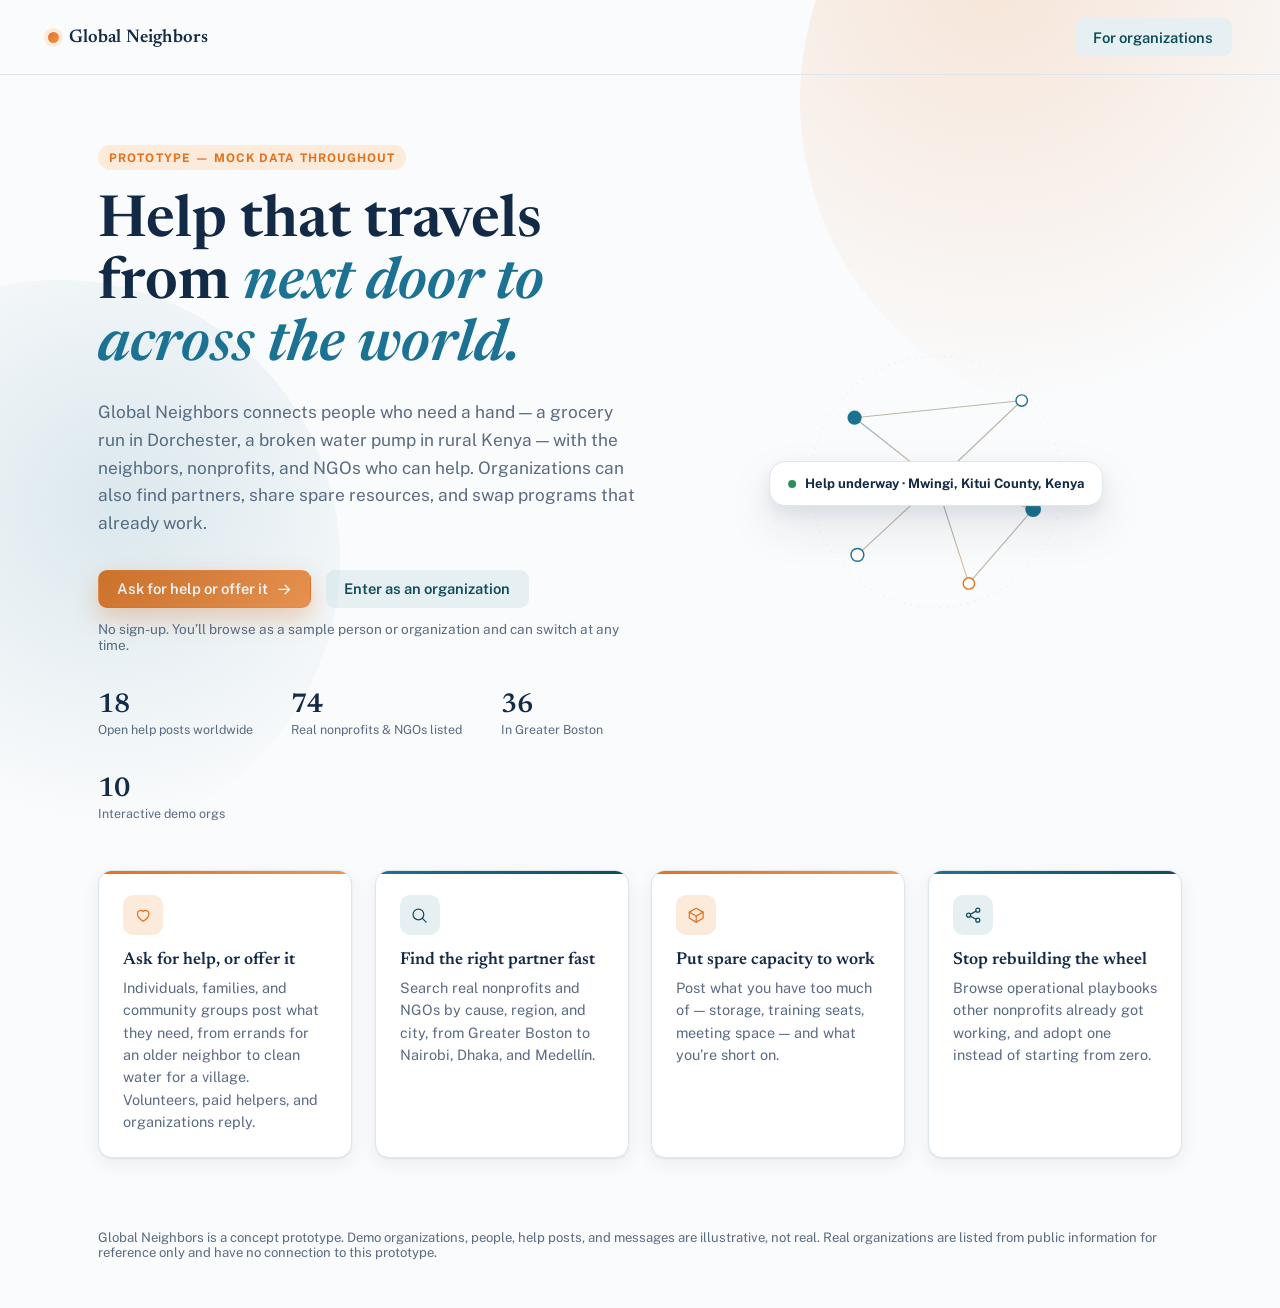
<file: app.html>
<!DOCTYPE html>
<html lang="en">
<meta charset="utf-8">
<meta name="viewport" content="width=device-width, initial-scale=1">
<meta name="description" content="Global Neighbors: a prototype connecting people who need help with neighbors, nonprofits, and NGOs, from Greater Boston to the world.">
<title>Global Neighbors</title>
<link rel="stylesheet" href="https://fonts.googleapis.com/css2?family=Newsreader:ital,opsz,wght@0,6..72,400;0,6..72,500;0,6..72,600;1,6..72,500&family=Public+Sans:wght@400;500;600;700&display=swap">
<style>
  :root{
    --bg:#FAFBFC;
    --surface:#FFFFFF;
    --surface-2:#F0F4F7;
    --border:#DEE6EC;
    --text:#132A46;
    --text-muted:#5B6B82;
    --primary:#1C7293;
    --primary-strong:#0F4C5C;
    --primary-soft:#E6F0F3;
    --accent:#E2711D;
    --accent-soft:#FCEADA;
    --success:#2F8F5B;
    --success-soft:#E4F4EB;
    --warning:#B8790E;
    --warning-soft:#FBF0DC;
    --danger:#B3261E;
    --danger-soft:#FBE3E1;
    --shadow:0 1px 2px rgba(19,42,70,.06), 0 6px 18px rgba(19,42,70,.07);
    --shadow-lg:0 8px 16px rgba(19,42,70,.07), 0 20px 46px rgba(19,42,70,.1);
    --glow-accent:0 10px 26px rgba(226,113,29,.32);
    --glow-primary:0 10px 26px rgba(28,114,147,.22);
    --grad-accent:linear-gradient(135deg,#E2711D,#F0934E);
    --grad-primary:linear-gradient(135deg,#1C7293,#0F4C5C);
    color-scheme:light;
  }
  @media (prefers-color-scheme: dark){
    :root:not([data-theme="light"]){
      --bg:#0B1826; --surface:#122238; --surface-2:#16304A; --border:#25456A;
      --text:#EAF1F7; --text-muted:#93A9C1; --primary:#59B6D6; --primary-strong:#8BD1E8;
      --primary-soft:#173947; --accent:#F0934E; --accent-soft:#3B2413;
      --success:#59C68A; --success-soft:#12331F; --warning:#E3A83B; --warning-soft:#3A2C0E; --danger:#F2A09A; --danger-soft:#3D1715;
      --shadow:0 1px 2px rgba(0,0,0,.4), 0 8px 22px rgba(0,0,0,.35);
      --shadow-lg:0 10px 20px rgba(0,0,0,.35), 0 26px 54px rgba(0,0,0,.4);
      --glow-accent:0 10px 28px rgba(240,147,78,.28);
      --glow-primary:0 10px 28px rgba(89,182,214,.2);
      --grad-accent:linear-gradient(135deg,#F0934E,#E2711D);
      --grad-primary:linear-gradient(135deg,#59B6D6,#1C7293);
      color-scheme:dark;
    }
  }
  :root[data-theme="dark"]{
    --bg:#0B1826; --surface:#122238; --surface-2:#16304A; --border:#25456A;
    --text:#EAF1F7; --text-muted:#93A9C1; --primary:#59B6D6; --primary-strong:#8BD1E8;
    --primary-soft:#173947; --accent:#F0934E; --accent-soft:#3B2413;
    --success:#59C68A; --success-soft:#12331F; --warning:#E3A83B; --warning-soft:#3A2C0E; --danger:#F2A09A; --danger-soft:#3D1715;
    --shadow:0 1px 2px rgba(0,0,0,.4), 0 8px 22px rgba(0,0,0,.35);
    --shadow-lg:0 10px 20px rgba(0,0,0,.35), 0 26px 54px rgba(0,0,0,.4);
    --glow-accent:0 10px 28px rgba(240,147,78,.28);
    --glow-primary:0 10px 28px rgba(89,182,214,.2);
    --grad-accent:linear-gradient(135deg,#F0934E,#E2711D);
    --grad-primary:linear-gradient(135deg,#59B6D6,#1C7293);
    color-scheme:dark;
  }

  *{box-sizing:border-box;}
  html,body{height:100%;}
  body{
    margin:0; background:var(--bg); color:var(--text);
    font-family:'Public Sans',-apple-system,BlinkMacSystemFont,'Segoe UI',Arial,sans-serif;
    -webkit-font-smoothing:antialiased;
  }
  h1,h2,h3,.display{ font-family:'Newsreader',Georgia,'Times New Roman',serif; text-wrap:balance; margin:0; }
  p{ margin:0; }
  button{ font-family:inherit; }
  ::selection{ background:var(--accent-soft); color:var(--text); }
  a{ color:var(--primary); }

  .visually-hidden{ position:absolute; width:1px; height:1px; overflow:hidden; clip:rect(0 0 0 0); white-space:nowrap; }

  button, .btn{ cursor:pointer; }
  button:focus-visible, a:focus-visible, input:focus-visible, textarea:focus-visible, select:focus-visible{
    outline:2px solid var(--primary); outline-offset:2px;
  }

  .btn{
    display:inline-flex; align-items:center; justify-content:center; gap:.5rem;
    font-size:.92rem; font-weight:600; padding:.62rem 1.1rem; border-radius:9px;
    border:1px solid transparent; transition:transform .15s ease, box-shadow .2s ease, background .15s ease, border-color .15s ease;
    white-space:nowrap;
  }
  .btn:active{ transform:translateY(1px); }
  .btn-primary{ background:var(--grad-accent); color:#fff; box-shadow:var(--glow-accent); }
  .btn-primary:hover{ transform:translateY(-1px); box-shadow:0 14px 30px rgba(226,113,29,.4); }
  .btn-secondary{ background:var(--primary-soft); color:var(--primary-strong); }
  .btn-secondary:hover{ border-color:var(--primary); transform:translateY(-1px); }
  .btn-ghost{ background:transparent; color:var(--text-muted); border-color:var(--border); }
  .btn-ghost:hover{ color:var(--text); border-color:var(--primary); }
  .btn-sm{ padding:.42rem .78rem; font-size:.82rem; border-radius:7px; }
  .btn-sm:hover{ transform:none; }
  .btn:disabled{ opacity:.55; cursor:default; transform:none !important; box-shadow:none !important; }

  .icon{ width:1.15em; height:1.15em; flex:none; }

  /* ---------- Landing ---------- */
  .landing-page{ position:relative; overflow:hidden; }
  .landing-page::before{
    content:''; position:absolute; top:-220px; right:-160px; width:640px; height:640px; border-radius:50%;
    background:radial-gradient(circle at 30% 30%, rgba(226,113,29,.16), rgba(226,113,29,0) 68%); pointer-events:none;
  }
  .landing-page::after{
    content:''; position:absolute; top:280px; left:-220px; width:560px; height:560px; border-radius:50%;
    background:radial-gradient(circle at 60% 40%, rgba(28,114,147,.14), rgba(28,114,147,0) 68%); pointer-events:none;
  }
  .landing-top{
    position:relative; display:flex; align-items:center; justify-content:space-between;
    padding:1.1rem clamp(16px,4vw,3rem); border-bottom:1px solid var(--border);
  }
  .wordmark{ display:flex; align-items:center; gap:.6rem; font-weight:700; letter-spacing:.01em; }
  .wordmark .dot{
    width:11px; height:11px; border-radius:50%; background:var(--grad-accent);
    box-shadow:0 0 0 4px var(--accent-soft);
  }
  .wordmark span{ font-family:'Newsreader',serif; font-size:1.15rem; font-weight:600; }

  .hero{
    position:relative; max-width:1180px; margin:0 auto; padding:clamp(2.4rem,6vw,4.4rem) clamp(16px,4vw,3rem) 2rem;
    display:grid; grid-template-columns:1.05fr .95fr; gap:clamp(1.5rem,4vw,3rem); align-items:center;
  }
  .eyebrow{
    display:inline-flex; align-items:center; gap:.5rem; font-size:.74rem; font-weight:700;
    letter-spacing:.09em; text-transform:uppercase; color:var(--accent);
    background:var(--accent-soft); padding:.32rem .7rem; border-radius:100px; margin-bottom:1.4rem;
  }
  .hero h1{ font-size:clamp(2.2rem,4.6vw,3.6rem); font-weight:600; line-height:1.08; max-width:16ch; color:var(--text); }
  .hero h1 em{ font-style:italic; color:var(--primary); }
  .hero-sub{ max-width:52ch; font-size:1.08rem; line-height:1.6; color:var(--text-muted); margin-top:1.3rem; }
  .hero-actions{ display:flex; flex-wrap:wrap; gap:.9rem; margin-top:2rem; align-items:center; }
  .hero-note{ font-size:.85rem; color:var(--text-muted); }
  .hero-stats{ display:flex; flex-wrap:wrap; gap:clamp(1.4rem,4vw,2.4rem); margin-top:2.4rem; }
  .hero-stat b{ display:block; font-family:'Newsreader',serif; font-size:1.7rem; font-weight:600; color:var(--text); }
  .hero-stat span{ font-size:.78rem; color:var(--text-muted); }

  .hero-visual{
    position:relative; aspect-ratio:1/1; max-width:420px; margin:0 auto; justify-self:center;
  }
  .hero-visual svg{ width:100%; height:100%; }
  .hero-visual-card{
    position:absolute; left:50%; top:50%; transform:translate(-50%,-50%);
    background:var(--surface); border:1px solid var(--border); border-radius:16px; padding:.9rem 1.1rem;
    box-shadow:var(--shadow-lg); display:flex; align-items:center; gap:.6rem; font-size:.82rem; font-weight:700;
    color:var(--text); white-space:nowrap;
  }
  .hero-visual-card .dot{ width:8px; height:8px; border-radius:50%; background:var(--success); flex:none; }

  .feature-strip{
    position:relative; max-width:1180px; margin:0 auto; padding:1rem clamp(16px,4vw,3rem) 4.5rem;
    display:grid; grid-template-columns:repeat(auto-fit,minmax(230px,1fr)); gap:1.4rem;
  }
  .feature-card{
    background:var(--surface); border:1px solid var(--border); border-radius:14px; padding:1.5rem;
    box-shadow:var(--shadow); transition:transform .18s ease, box-shadow .18s ease; position:relative; overflow:hidden;
  }
  .feature-card::before{
    content:''; position:absolute; top:0; left:0; right:0; height:3px; background:var(--card-accent, var(--grad-primary));
  }
  .feature-card:hover{ transform:translateY(-3px); box-shadow:var(--shadow-lg); }
  .feature-card .icon-badge{
    width:2.5rem; height:2.5rem; border-radius:10px; display:flex; align-items:center; justify-content:center;
    margin-bottom:1rem;
  }
  .feature-card h3{ font-size:1.08rem; font-weight:600; margin-bottom:.5rem; }
  .feature-card p{ font-size:.9rem; color:var(--text-muted); line-height:1.55; }

  .landing-footer{
    position:relative; max-width:1180px; margin:0 auto; padding:0 clamp(16px,4vw,3rem) 3rem; color:var(--text-muted); font-size:.82rem;
  }

  @media (max-width:960px){
    .hero{ grid-template-columns:1fr; }
    .hero-visual{ display:none; }
  }

  /* ---------- App shell ---------- */
  .shell{ display:flex; min-height:100%; }
  .rail{
    width:220px; flex:none; border-right:1px solid var(--border); background:var(--surface);
    display:flex; flex-direction:column; padding:1.1rem .9rem; gap:.2rem;
  }
  .rail-brand{ display:flex; align-items:center; gap:.5rem; padding:.4rem .5rem 1.1rem; }
  .rail-brand span{ font-family:'Newsreader',serif; font-weight:600; font-size:1.05rem; }
  .rail-link{
    display:flex; align-items:center; gap:.7rem; padding:.6rem .65rem; border-radius:9px;
    color:var(--text-muted); font-size:.9rem; font-weight:600; border:none; background:transparent;
    text-align:left; width:100%; position:relative; transition:background .15s ease, color .15s ease;
  }
  .rail-link:hover{ background:var(--surface-2); color:var(--text); }
  .rail-link.active{ background:var(--primary-soft); color:var(--primary-strong); }
  .rail-link.active::before{
    content:''; position:absolute; left:-.9rem; top:.35rem; bottom:.35rem; width:3px; border-radius:3px;
    background:var(--grad-accent);
  }
  .rail-foot{ margin-top:auto; padding:.7rem .5rem 0; border-top:1px solid var(--border); }
  .rail-foot a{ font-size:.78rem; color:var(--text-muted); text-decoration:none; }
  .rail-foot a:hover{ color:var(--primary); }

  .main{ flex:1; min-width:0; display:flex; flex-direction:column; }
  .topbar{
    display:flex; align-items:center; justify-content:space-between; gap:1rem;
    padding:.85rem clamp(16px,3vw,2rem); border-bottom:1px solid var(--border); background:var(--surface);
    position:sticky; top:env(safe-area-inset-top,0px); z-index:5;
  }
  .viewing-as{ display:flex; align-items:center; gap:.6rem; font-size:.86rem; color:var(--text-muted); }
  .org-switch{
    font-family:inherit; font-size:.86rem; font-weight:600; color:var(--text);
    background:var(--surface-2); border:1px solid var(--border); border-radius:8px; padding:.4rem .6rem;
  }
  .content{ padding:clamp(16px,3vw,2rem); max-width:1080px; width:100%; margin:0 auto; }

  .page-head{ display:flex; align-items:flex-end; justify-content:space-between; gap:1rem; margin-bottom:1.4rem; flex-wrap:wrap; }
  .page-head h2{ font-size:1.6rem; font-weight:600; padding-left:.85rem; border-left:4px solid var(--accent); }
  .page-head p{ color:var(--text-muted); font-size:.92rem; margin-top:.3rem; padding-left:.85rem; }

  .toolbar{ display:flex; flex-wrap:wrap; gap:.6rem; margin-bottom:1.3rem; align-items:center; }
  .search-input{
    flex:1; min-width:180px; font-family:inherit; font-size:.9rem; padding:.6rem .8rem;
    border:1px solid var(--border); border-radius:8px; background:var(--surface); color:var(--text);
  }
  .chip{
    font-size:.8rem; font-weight:600; padding:.36rem .72rem; border-radius:100px;
    border:1px solid var(--border); background:var(--surface); color:var(--text-muted);
    transition:background .15s ease, color .15s ease, border-color .15s ease;
  }
  .chip:hover{ border-color:var(--primary); color:var(--text); }
  .chip.active{ background:var(--grad-primary); color:#fff; border-color:transparent; box-shadow:var(--glow-primary); }

  .grid{ display:grid; grid-template-columns:repeat(auto-fill,minmax(280px,1fr)); gap:1.1rem; }

  .card{
    background:var(--surface); border:1px solid var(--border); border-radius:14px; padding:1.15rem;
    box-shadow:var(--shadow); transition:transform .15s ease, box-shadow .15s ease, border-color .15s ease;
  }
  .org-card:hover{ transform:translateY(-3px); box-shadow:var(--shadow-lg); border-color:var(--primary); }
  .org-card-top{ display:flex; justify-content:flex-end; margin-bottom:.4rem; }
  .org-badge{ font-size:.68rem; font-weight:700; letter-spacing:.03em; padding:.2rem .55rem; border-radius:100px; }
  .org-badge.real{ background:var(--surface-2); color:var(--text-muted); }
  .org-badge.demo{ background:var(--accent-soft); color:var(--accent); }
  .dir-footnote{ font-size:.8rem; color:var(--text-muted); margin-top:1.2rem; max-width:70ch; }
  .org-card h3{ font-size:1.05rem; font-weight:600; margin-bottom:.2rem; }
  .org-tagline{ font-size:.86rem; color:var(--text-muted); margin-bottom:.7rem; }
  .meta-row{ display:flex; flex-wrap:wrap; gap:.5rem; font-size:.78rem; color:var(--text-muted); margin-bottom:.8rem; }
  .meta-row span{ display:inline-flex; align-items:center; gap:.3rem; }
  .tag-row{ display:flex; flex-wrap:wrap; gap:.4rem; margin-bottom:1rem; }
  .tag{ font-size:.74rem; font-weight:600; padding:.24rem .58rem; border-radius:100px; background:var(--primary-soft); color:var(--primary-strong); }
  .tag.accent{ background:var(--accent-soft); color:var(--accent); }
  .card-actions{ display:flex; gap:.5rem; }

  .empty{ color:var(--text-muted); font-size:.9rem; padding:2rem 0; text-align:center; }

  .profile-head{ display:flex; justify-content:space-between; gap:1.2rem; flex-wrap:wrap; align-items:flex-start; margin-bottom:1.6rem; }
  .profile-head h2{ font-size:1.7rem; }
  .profile-grid{ display:grid; grid-template-columns:1.5fr 1fr; gap:1.4rem; }
  .section-label{ font-size:.76rem; font-weight:700; letter-spacing:.07em; text-transform:uppercase; color:var(--text-muted); margin-bottom:.6rem; }
  .list-plain{ list-style:none; margin:0; padding:0; display:flex; flex-direction:column; gap:.5rem; }
  .list-plain li{ font-size:.9rem; padding:.55rem .7rem; background:var(--surface-2); border-radius:8px; }
  .side-card{ background:var(--surface); border:1px solid var(--border); border-radius:14px; padding:1.1rem; margin-bottom:1rem; box-shadow:var(--shadow); }

  .request-composer{ margin-top:1rem; }
  textarea{
    width:100%; font-family:inherit; font-size:.9rem; padding:.7rem .8rem; border-radius:8px;
    border:1px solid var(--border); background:var(--surface); color:var(--text); resize:vertical; min-height:5rem;
  }

  .req-group{ margin-bottom:1.8rem; }
  .req-group-title{ font-size:.95rem; font-weight:700; margin-bottom:.7rem; display:flex; align-items:center; gap:.5rem; }
  .count-pill{ font-size:.72rem; font-weight:700; background:var(--surface-2); color:var(--text-muted); border-radius:100px; padding:.1rem .5rem; }
  .req-card{ display:flex; justify-content:space-between; gap:1rem; align-items:flex-start; flex-wrap:wrap; }
  .req-note{ font-size:.88rem; color:var(--text); line-height:1.5; margin-top:.35rem; max-width:52ch; }
  .req-date{ font-size:.76rem; color:var(--text-muted); margin-top:.4rem; }
  .status-pill{ font-size:.74rem; font-weight:700; padding:.22rem .6rem; border-radius:100px; white-space:nowrap; }
  .status-pending{ background:var(--warning-soft); color:var(--warning); }
  .status-accepted{ background:var(--success-soft); color:var(--success); }
  .status-declined{ background:var(--surface-2); color:var(--text-muted); }

  .thread{ margin-top:.9rem; border-top:1px solid var(--border); padding-top:.9rem; display:flex; flex-direction:column; gap:.6rem; }
  .msg{ max-width:80%; padding:.55rem .75rem; border-radius:10px; font-size:.87rem; line-height:1.45; }
  .msg-them{ background:var(--surface-2); align-self:flex-start; border-bottom-left-radius:3px; }
  .msg-me{ background:var(--primary-soft); color:var(--primary-strong); align-self:flex-end; border-bottom-right-radius:3px; }
  .msg-meta{ font-size:.72rem; color:var(--text-muted); margin-top:.15rem; }
  .msg-form{ display:flex; gap:.5rem; margin-top:.7rem; }
  .msg-form input{ flex:1; font-family:inherit; font-size:.87rem; padding:.55rem .7rem; border-radius:8px; border:1px solid var(--border); background:var(--surface); color:var(--text); }

  .res-card{ display:flex; flex-direction:column; gap:.55rem; }
  .res-top{ display:flex; justify-content:space-between; align-items:flex-start; gap:.6rem; }
  .res-type{ font-size:.72rem; font-weight:700; padding:.2rem .55rem; border-radius:100px; white-space:nowrap; }
  .res-type.offer{ background:var(--success-soft); color:var(--success); }
  .res-type.need{ background:var(--accent-soft); color:var(--accent); }
  .res-org{ font-size:.8rem; color:var(--text-muted); }
  .res-detail{ font-size:.87rem; color:var(--text); line-height:1.5; }
  .res-date{ font-size:.75rem; color:var(--text-muted); }

  .bp-card{ display:flex; flex-direction:column; gap:.55rem; }
  .bp-summary{ font-size:.87rem; color:var(--text); line-height:1.5; }
  .bp-foot{ display:flex; justify-content:space-between; align-items:center; gap:.6rem; margin-top:.3rem; }
  .adopted-count{ font-size:.78rem; color:var(--text-muted); }

  .modal-backdrop{
    position:fixed; inset:0; background:rgba(11,24,38,.45); display:flex; align-items:flex-start;
    justify-content:center; padding:5vh 16px; z-index:50; overflow-y:auto;
  }
  .modal{
    background:var(--surface); border-radius:14px; padding:1.5rem; max-width:460px; width:100%;
    box-shadow:0 20px 60px rgba(0,0,0,.25); margin-bottom:5vh;
  }
  .modal h3{ font-size:1.15rem; margin-bottom:1rem; }
  .field{ margin-bottom:.9rem; }
  .field label{ display:block; font-size:.8rem; font-weight:600; color:var(--text-muted); margin-bottom:.35rem; }
  .field input, .field select, .field textarea{
    width:100%; font-family:inherit; font-size:.9rem; padding:.6rem .7rem; border-radius:8px;
    border:1px solid var(--border); background:var(--surface); color:var(--text);
  }
  .field-row{ display:flex; gap:.7rem; }
  .field-row .field{ flex:1; }
  .modal-actions{ display:flex; justify-content:flex-end; gap:.6rem; margin-top:1.2rem; }

  .toast{
    position:fixed; bottom:1.2rem; left:50%; transform:translateX(-50%) translateY(10px); opacity:0;
    background:var(--text); color:var(--bg); padding:.65rem 1.1rem; border-radius:9px; font-size:.86rem;
    font-weight:600; box-shadow:0 8px 24px rgba(0,0,0,.25); z-index:80; pointer-events:none;
    transition:opacity .2s ease, transform .2s ease;
  }
  .toast.show{ opacity:1; transform:translateX(-50%) translateY(0); }

  /* ---------- Help board ---------- */
  .seg{ display:inline-flex; flex-wrap:wrap; gap:2px; padding:3px; margin-bottom:1.1rem; background:var(--surface-2); border:1px solid var(--border); border-radius:10px; }
  .seg button{ border:none; background:transparent; font-size:.84rem; font-weight:600; color:var(--text-muted); padding:.42rem .85rem; border-radius:7px; display:inline-flex; align-items:center; gap:.4rem; }
  .seg button:hover{ color:var(--text); }
  .seg button.active{ background:var(--surface); color:var(--text); box-shadow:var(--shadow); }
  .toolbar-label{ font-size:.72rem; font-weight:700; letter-spacing:.07em; text-transform:uppercase; color:var(--text-muted); margin-right:.15rem; }
  .filter-select{ font-family:inherit; font-size:.84rem; font-weight:600; padding:.42rem .6rem; border-radius:8px; border:1px solid var(--border); background:var(--surface); color:var(--text); max-width:100%; }
  .help-card{ display:flex; flex-direction:column; gap:.55rem; }
  .help-card:hover{ border-color:var(--primary); box-shadow:var(--shadow-lg); }
  .help-top{ display:flex; align-items:center; gap:.4rem; flex-wrap:wrap; }
  .help-top .res-date{ margin-left:auto; }
  .res-type.ask{ background:var(--accent-soft); color:var(--accent); }
  .urgent-pill{ font-size:.72rem; font-weight:700; padding:.2rem .55rem; border-radius:100px; background:var(--danger-soft); color:var(--danger); }
  .help-snippet{ font-size:.87rem; line-height:1.5; color:var(--text); display:-webkit-box; -webkit-line-clamp:3; -webkit-box-orient:vertical; overflow:hidden; }
  .pay-tag{ font-size:.74rem; font-weight:700; padding:.24rem .58rem; border-radius:100px; background:var(--surface-2); color:var(--text-muted); }
  .pay-tag.paid, .pay-tag.stipend{ background:var(--success-soft); color:var(--success); }
  .pay-tag.funding{ background:var(--warning-soft); color:var(--warning); }
  .tag.muted{ background:var(--surface-2); color:var(--text-muted); }
  .help-foot{ display:flex; justify-content:space-between; align-items:center; gap:.6rem; flex-wrap:wrap; margin-top:auto; padding-top:.35rem; }
  .reply-count{ font-size:.78rem; color:var(--text-muted); }
  .kind-badge{ font-size:.64rem; font-weight:700; letter-spacing:.03em; padding:.1rem .42rem; border-radius:100px; background:var(--surface-2); color:var(--text-muted); margin-left:.35rem; vertical-align:middle; }
  .suggest{ display:flex; flex-direction:column; gap:.45rem; }
  .suggest-item{ display:block; width:100%; text-align:left; font-family:inherit; font-size:.86rem; font-weight:600; color:var(--text); background:var(--surface-2); border:1px solid transparent; border-radius:8px; padding:.55rem .7rem; }
  .suggest-item:hover{ border-color:var(--primary); }
  .suggest-item small{ display:block; font-size:.74rem; font-weight:500; color:var(--text-muted); margin-top:.12rem; }
  .response{ margin-bottom:.8rem; }
  .response-head{ display:flex; justify-content:space-between; align-items:flex-start; gap:.8rem; flex-wrap:wrap; }
  .modal.wide{ max-width:580px; }
  .posting-as{ font-size:.8rem; color:var(--text-muted); margin:-.4rem 0 1rem; }

  @media (prefers-reduced-motion:reduce){
    .toast, .btn, .rail-link{ transition:none; }
  }

  @media (max-width:900px){
    .profile-grid{ grid-template-columns:1fr; }
    .feature-strip{ grid-template-columns:1fr; }
  }
  @media (max-width:560px){
    .field-row{ flex-direction:column; gap:0; }
  }
  @media (max-width:720px){
    .shell{ flex-direction:column; }
    .rail{
      width:100%; flex-direction:row; align-items:center; border-right:none; border-bottom:1px solid var(--border);
      padding:.6rem .7rem; overflow-x:auto; gap:.3rem;
    }
    .rail-brand{ display:none; }
    .rail-link{ flex-direction:column; gap:.25rem; font-size:.68rem; padding:.5rem .6rem; white-space:nowrap; }
    .rail-link.active::before{ left:.35rem; right:.35rem; top:auto; bottom:-.15rem; height:3px; width:auto; }
    .rail-foot{ display:none; }
    .topbar{ flex-wrap:wrap; }
  }
</style>

<div id="root"></div>
<div id="toast" class="toast" role="status" aria-live="polite"></div>

<script>
(function(){
  "use strict";

  /* ============ ICONS ============ */
  var ICONS = {
    directory: '<svg class="icon" viewBox="0 0 24 24" fill="none" stroke="currentColor" stroke-width="1.6" stroke-linecap="round" stroke-linejoin="round"><circle cx="11" cy="11" r="7"></circle><line x1="16.2" y1="16.2" x2="21" y2="21"></line></svg>',
    requests: '<svg class="icon" viewBox="0 0 24 24" fill="none" stroke="currentColor" stroke-width="1.6" stroke-linecap="round" stroke-linejoin="round"><path d="M4 4h16v12H8l-4 4V4z"></path></svg>',
    resources: '<svg class="icon" viewBox="0 0 24 24" fill="none" stroke="currentColor" stroke-width="1.6" stroke-linecap="round" stroke-linejoin="round"><path d="M21 8l-9-5-9 5 9 5 9-5z"></path><path d="M3 8v8l9 5 9-5V8"></path><path d="M12 13v8"></path></svg>',
    blueprints: '<svg class="icon" viewBox="0 0 24 24" fill="none" stroke="currentColor" stroke-width="1.6" stroke-linecap="round" stroke-linejoin="round"><circle cx="6" cy="12" r="2.6"></circle><circle cx="18" cy="5.5" r="2.6"></circle><circle cx="18" cy="18.5" r="2.6"></circle><line x1="8.3" y1="10.8" x2="15.7" y2="6.7"></line><line x1="8.3" y1="13.2" x2="15.7" y2="17.3"></line></svg>',
    profile: '<svg class="icon" viewBox="0 0 24 24" fill="none" stroke="currentColor" stroke-width="1.6" stroke-linecap="round" stroke-linejoin="round"><path d="M4 21V6.5L12 3l8 3.5V21"></path><path d="M9 21v-6h6v6"></path><line x1="9" y1="9" x2="9" y2="9.01"></line><line x1="15" y1="9" x2="15" y2="9.01"></line><line x1="9" y1="13" x2="9" y2="13.01"></line><line x1="15" y1="13" x2="15" y2="13.01"></line></svg>',
    pin: '<svg class="icon" viewBox="0 0 24 24" fill="none" stroke="currentColor" stroke-width="1.6" stroke-linecap="round" stroke-linejoin="round"><path d="M12 21s-7-6.1-7-11.5A7 7 0 0 1 19 9.5C19 14.9 12 21 12 21z"></path><circle cx="12" cy="9.5" r="2.4"></circle></svg>',
    people: '<svg class="icon" viewBox="0 0 24 24" fill="none" stroke="currentColor" stroke-width="1.6" stroke-linecap="round" stroke-linejoin="round"><path d="M17 20v-1.6a3.6 3.6 0 0 0-3.6-3.6H6.6A3.6 3.6 0 0 0 3 18.4V20"></path><circle cx="9.8" cy="7.4" r="3.4"></circle><path d="M21 20v-1.6a3.2 3.2 0 0 0-2.4-3.1"></path><path d="M15 4.2a3.4 3.4 0 0 1 0 6.4"></path></svg>',
    arrow: '<svg class="icon" viewBox="0 0 24 24" fill="none" stroke="currentColor" stroke-width="1.8" stroke-linecap="round" stroke-linejoin="round"><line x1="4" y1="12" x2="19" y2="12"></line><polyline points="13 6 19 12 13 18"></polyline></svg>',
    help: '<svg class="icon" viewBox="0 0 24 24" fill="none" stroke="currentColor" stroke-width="1.6" stroke-linecap="round" stroke-linejoin="round"><path d="M12 20s-7.5-4.6-7.5-10.2A4.3 4.3 0 0 1 12 7.3a4.3 4.3 0 0 1 7.5 2.5C19.5 15.4 12 20 12 20z"></path></svg>',
    globe: '<svg class="icon" viewBox="0 0 24 24" fill="none" stroke="currentColor" stroke-width="1.6" stroke-linecap="round" stroke-linejoin="round"><circle cx="12" cy="12" r="9"></circle><path d="M3 12h18"></path><path d="M12 3a14 14 0 0 1 0 18a14 14 0 0 1 0-18z"></path></svg>',
    close: '<svg class="icon" viewBox="0 0 24 24" fill="none" stroke="currentColor" stroke-width="1.8" stroke-linecap="round"><line x1="5" y1="5" x2="19" y2="19"></line><line x1="19" y1="5" x2="5" y2="19"></line></svg>'
  };

  /* ============ MOCK DATA ============ */
  var DATA = {
    orgs: [
      { id:'neighbors-table', kind:'demo', name:"Neighbors’ Table", tagline:"Mobile food pantry & community kitchen", location:"Providence, RI", causes:["Food Security","Community Health"], staff:9, founded:2016,
        mission:"Neighbors’ Table runs a weekly mobile pantry and community kitchen across five Providence neighborhoods, serving roughly 400 households a month.",
        needs:["Refrigerated van (Tuesday mornings)","Grant-writing support","Weekend volunteers"],
        offers:["Commercial kitchen space (evenings)","Food-safety training"],
        contact:{name:"Dara Whitfield", role:"Partnerships Lead"} },
      { id:'riverside-food-bank', kind:'demo', name:"Riverside Community Food Bank", tagline:"Regional food rescue & distribution", location:"Portland, OR", causes:["Food Security","Logistics"], staff:18, founded:2004,
        mission:"Riverside recovers surplus food from 60+ regional grocers and restaurants and distributes it through a network of 40 partner pantries.",
        needs:["Cold-chain transport partners","Bilingual outreach volunteers (Spanish/Vietnamese)"],
        offers:["Spare cold-storage capacity","Food-safety certification workshops"],
        contact:{name:"Marcus Ibe", role:"Operations Director"} },
      { id:'bright-path', kind:'demo', name:"Bright Path Youth Mentoring", tagline:"1:1 mentoring for at-risk teens", location:"Austin, TX", causes:["Youth Development","Education"], staff:12, founded:2011,
        mission:"Bright Path pairs trained adult mentors with teens navigating foster care or housing instability, focused on high-school completion.",
        needs:["Background-checked volunteer mentors","Meeting space near East Austin"],
        offers:["Mentor-training curriculum","Youth data-privacy templates"],
        contact:{name:"Priya Raman", role:"Program Manager"} },
      { id:'clearwater-housing', kind:'demo', name:"Clearwater Housing Alliance", tagline:"Transitional housing & tenant advocacy", location:"Columbus, OH", causes:["Housing","Legal Aid"], staff:34, founded:1998,
        mission:"Clearwater operates three transitional housing sites and provides eviction-defense support for tenants across Franklin County.",
        needs:["Pro bono legal volunteers","Furniture donations"],
        offers:["Case-management software seats","Landlord-mediation training"],
        contact:{name:"Sam Okafor", role:"Community Partnerships"} },
      { id:'second-chance-literacy', kind:'demo', name:"Second Chance Literacy Project", tagline:"Adult literacy & GED prep", location:"Detroit, MI", causes:["Education","Workforce Development"], staff:15, founded:2009,
        mission:"Second Chance runs evening literacy and GED-prep classes for adults re-entering the workforce, in partnership with local employers.",
        needs:["Evening classroom space (2 nights/week)","Curriculum translation volunteers"],
        offers:["Tutor-training program","Job-readiness workshops"],
        contact:{name:"Renee Castillo", role:"Executive Director"} },
      { id:'coastal-relief', kind:'demo', name:"Coastal Relief Network", tagline:"Hurricane response & recovery coordination", location:"Charleston, SC", causes:["Disaster Response","Housing"], staff:22, founded:2013,
        mission:"Coastal Relief coordinates volunteer deployment and supply distribution across the Lowcountry after major storms.",
        needs:["Warehouse space (off-season)","Ham radio operators"],
        offers:["Incident-command training","Donated-goods sorting protocols"],
        contact:{name:"Tobias Reyes", role:"Volunteer Coordinator"} },
      { id:'fields-corner-errands', kind:'demo', name:"Fields Corner Errand Crew", tagline:"Volunteer grocery & pharmacy runs for older neighbors", location:"Dorchester, Boston, MA", causes:["Elder Care","Food Security"], staff:3, founded:2020,
        mission:"A neighborhood volunteer crew that started during the pandemic and now runs weekly grocery and pharmacy pickups for about 70 older and homebound Dorchester residents.",
        needs:["Drivers for Thursday & Saturday routes","Vietnamese- and Cape Verdean Creole-speaking volunteers"],
        offers:["Route-planning sheet for errand programs","Volunteer safety & boundaries training"],
        contact:{name:"Keisha Barros", role:"Volunteer Coordinator"} },
      { id:'kitui-springs', kind:'demo', name:"Kitui Springs Collective", tagline:"Community-run wells & sand dams", location:"Mwingi, Kitui County, Kenya", region:"Africa", causes:["Water & Sanitation","Global Health"], staff:7, founded:2018,
        mission:"A community-run collective that builds sand dams and maintains 14 shallow wells and hand pumps serving roughly 6,000 people in semi-arid Kitui County.",
        needs:["Hand-pump spare parts","Funding for school rainwater tanks","Remote grant-writing help"],
        offers:["Sand-dam construction know-how","Water-committee governance training"],
        contact:{name:"Wanjiru Mutua", role:"Field Coordinator"} },
      { id:'casa-vecina', kind:'demo', name:"Casa Vecina", tagline:"Community kitchen & after-school space", location:"Medellín, Colombia", region:"Latin America", causes:["Food Security","Youth Development"], staff:6, founded:2015,
        mission:"Casa Vecina serves about 120 hot meals every Saturday and runs an after-school homework and English club for teens in a hillside neighborhood of Medellín.",
        needs:["Remote English tutors","Industrial stove for the kitchen"],
        offers:["Community-kitchen food-safety checklist (Spanish)","Youth-leadership curriculum"],
        contact:{name:"Camilo Restrepo", role:"Director"} },
      { id:'pune-elders', kind:'demo', name:"Pune Neighbourly Elders Network", tagline:"Companionship & check-ins for older adults", location:"Pune, India", region:"South Asia", causes:["Elder Care","Community Health"], staff:5, founded:2019,
        mission:"Trains neighborhood volunteers to make daily check-in calls and weekly home visits to older adults living alone across Pune.",
        needs:["Marathi- and Hindi-speaking phone volunteers","Blood-pressure monitors"],
        offers:["Check-in call script & escalation guide","Volunteer scheduling template"],
        contact:{name:"Meera Kulkarni", role:"Program Lead"} },

      /* ---- Real national NGOs (public directory — reference only, no fabricated details) ---- */
      { id:'real-redcross', kind:'real', name:"American Red Cross", tagline:"Disaster relief & emergency assistance", location:"Washington, D.C.", causes:["Disaster Response","Community Health"],
        mission:"Responds to home fires and large-scale disasters nationwide, and supports blood donation and emergency preparedness training.",
        website:"https://www.redcross.org" },
      { id:'real-feedingamerica', kind:'real', name:"Feeding America", tagline:"National food bank network", location:"Chicago, IL", causes:["Food Security","Logistics"],
        mission:"A nationwide network of 200+ member food banks working to end hunger through food distribution and advocacy.",
        website:"https://www.feedingamerica.org" },
      { id:'real-habitat', kind:'real', region:'Global', name:"Habitat for Humanity International", tagline:"Affordable homeownership & housing", location:"Atlanta, GA", causes:["Housing","Workforce Development"],
        mission:"Builds and rehabilitates homes alongside families in need, and advocates for access to affordable housing worldwide.",
        website:"https://www.habitat.org" },
      { id:'real-bgca', kind:'real', name:"Boys & Girls Clubs of America", tagline:"After-school youth development", location:"Atlanta, GA", causes:["Youth Development","Education"],
        mission:"Runs local clubs offering academic support, mentoring, and enrichment programs for young people after school and in summer.",
        website:"https://www.bgca.org" },
      { id:'real-unitedway', kind:'real', name:"United Way Worldwide", tagline:"Local community impact network", location:"Alexandria, VA", causes:["Community Health","Workforce Development"],
        mission:"Supports a global network of local United Ways focused on education, income, and health outcomes in their communities.",
        website:"https://www.unitedway.org" },
      { id:'real-irc', kind:'real', region:'Global', name:"International Rescue Committee", tagline:"Refugee resettlement & crisis response", location:"New York, NY", causes:["Disaster Response","Immigrant & Refugee Services"],
        mission:"Helps people whose lives are shattered by conflict and disaster survive, recover, and resettle, including U.S. refugee resettlement services.",
        website:"https://www.rescue.org" },
      { id:'real-savethechildren', kind:'real', region:'Global', name:"Save the Children (U.S.)", tagline:"Child education, health & emergency response", location:"Fairfield, CT", causes:["Education","Youth Development"],
        mission:"Works in U.S. communities and internationally on early childhood education, child health, and emergency response for children.",
        website:"https://www.savethechildren.org" },
      { id:'real-directrelief', kind:'real', region:'Global', name:"Direct Relief", tagline:"Medical aid for disaster & poverty response", location:"Santa Barbara, CA", causes:["Community Health","Disaster Response"],
        mission:"Provides medicines and medical supplies to health workers responding to disasters and to communities facing poverty worldwide.",
        website:"https://www.directrelief.org" },
      { id:'real-goodwill', kind:'real', name:"Goodwill Industries International", tagline:"Job training & workforce services", location:"Rockville, MD", causes:["Workforce Development","Community Health"],
        mission:"Funds job training, employment placement, and career services through a network of local Goodwill organizations.",
        website:"https://www.goodwill.org" },
      { id:'real-americares', kind:'real', region:'Global', name:"AmeriCares", tagline:"Global health & disaster medical relief", location:"Stamford, CT", causes:["Community Health","Disaster Response"],
        mission:"Delivers medicine, medical supplies, and health programs to people affected by poverty or disaster in the U.S. and abroad.",
        website:"https://www.americares.org" },

      /* ---- Real Boston-area nonprofits (public directory — reference only) ---- */
      { id:'real-gbfb', kind:'real', name:"Greater Boston Food Bank", tagline:"Regional food bank & hunger relief", location:"Boston, MA", causes:["Food Security","Logistics"],
        mission:"Distributes food and grocery products to a network of hundreds of hunger-relief agencies across Eastern Massachusetts.",
        website:"https://www.gbfb.org" },
      { id:'real-bhchp', kind:'real', name:"Boston Health Care for the Homeless Program", tagline:"Health care for people experiencing homelessness", location:"Boston, MA", causes:["Community Health","Housing"],
        mission:"Delivers medical, dental, and behavioral health care to people experiencing homelessness across Greater Boston.",
        website:"https://www.bhchp.org" },
      { id:'real-rosiesplace', kind:'real', name:"Rosie’s Place", tagline:"Sanctuary & services for poor & homeless women", location:"Boston, MA", causes:["Housing","Community Health"],
        mission:"Provides a safe place, meals, housing advocacy, and education for poor and homeless women in Boston.",
        website:"https://www.rosiesplace.org" },
      { id:'real-cityyear', kind:'real', name:"City Year Boston", tagline:"AmeriCorps tutors & mentors in Boston schools", location:"Boston, MA", causes:["Education","Youth Development"],
        mission:"Places young AmeriCorps members in Boston public schools to provide academic and social-emotional support to students.",
        website:"https://www.cityyear.org/boston" },
      { id:'real-cradles', kind:'real', name:"Cradles to Crayons", tagline:"Essential goods for children in need", location:"Boston, MA", causes:["Youth Development","Community Health"],
        mission:"Provides children from birth through age 12 with the clothing, books, and supplies they need to thrive at home and in school.",
        website:"https://www.cradlestocrayons.org" },
      { id:'real-gleaners', kind:'real', name:"Boston Area Gleaners", tagline:"Farm surplus rescue & food access", location:"Greater Boston, MA", causes:["Food Security","Logistics"],
        mission:"Harvests surplus produce from regional farms and distributes it to hunger-relief organizations across Eastern Massachusetts.",
        website:"https://bostonareagleaners.org" },
      { id:'real-bigsister', kind:'real', name:"Big Sister Association of Greater Boston", tagline:"Mentoring for girls", location:"Boston, MA", causes:["Youth Development"],
        mission:"Matches girls with adult mentors in one-to-one relationships that build confidence and support healthy development.",
        website:"https://www.bigsister.org" },
      { id:'real-victoryprograms', kind:'real', name:"Victory Programs", tagline:"Housing, health & recovery services", location:"Boston, MA", causes:["Housing","Community Health"],
        mission:"Runs housing and health programs for people experiencing homelessness, addiction, or chronic illness across Boston.",
        website:"https://www.vpi.org" },
      { id:'real-massadvocates', kind:'real', name:"Massachusetts Advocates for Children", tagline:"Education equity & child advocacy", location:"Boston, MA", causes:["Education","Legal Aid"],
        mission:"Advocates and provides legal support to remove barriers to education for children facing trauma, disability, or discrimination.",
        website:"https://www.massadvocates.org" },
      { id:'real-scienceclub', kind:'real', name:"Science Club for Girls", tagline:"Free STEM programs for girls", location:"Cambridge, MA", causes:["Education","Youth Development"],
        mission:"Offers free science, technology, engineering, and math programs and mentoring for girls from underrepresented communities.",
        website:"https://www.scienceclubforgirls.org" },
      { id:'real-catholiccharities', kind:'real', name:"Catholic Charities Boston", tagline:"Housing, food & family services", location:"Boston, MA", causes:["Housing","Immigrant & Refugee Services","Food Security"],
        mission:"Provides housing stabilization, food assistance, refugee resettlement, and family support services across Greater Boston.",
        website:"https://www.ccab.org" },
      { id:'real-housingfamilies', kind:'real', name:"Housing Families Inc.", tagline:"Homelessness prevention & housing stability", location:"Malden, MA", causes:["Housing"],
        mission:"Works to prevent and end family homelessness north of Boston through shelter, housing search, and stabilization services.",
        website:"https://housingfamilies.org" },
      { id:'real-pinestreet', kind:'real', name:"Pine Street Inn", tagline:"Shelter, housing & job training", location:"Boston, MA", causes:["Housing","Community Health"],
        mission:"New England’s largest provider of homeless services, offering emergency shelter, permanent supportive housing, street outreach, and job training.",
        website:"https://www.pinestreetinn.org" },
      { id:'real-projectbread', kind:'real', name:"Project Bread", tagline:"Statewide anti-hunger organization", location:"Boston, MA", causes:["Food Security"],
        mission:"Connects people facing hunger in Massachusetts to food resources through its FoodSource Hotline and advocates for policies like universal school meals.",
        website:"https://www.projectbread.org" },
      { id:'real-communityservings', kind:'real', name:"Community Servings", tagline:"Medically tailored meals", location:"Jamaica Plain, Boston, MA", causes:["Food Security","Community Health"],
        mission:"Prepares and delivers medically tailored meals to individuals and families living with critical and chronic illnesses.",
        website:"https://www.servings.org" },
      { id:'real-foodforfree', kind:'real', name:"Food For Free", tagline:"Fresh food rescue & distribution", location:"Cambridge, MA", causes:["Food Security","Logistics"],
        mission:"Rescues fresh food that would otherwise go to waste and distributes it to emergency food programs and community partners across Greater Boston.",
        website:"https://foodforfree.org" },
      { id:'real-lovinspoonfuls', kind:'real', name:"Spoonfuls (formerly Lovin’ Spoonfuls)", tagline:"Food recovery for Greater Boston & New England", location:"Boston, MA", causes:["Food Security","Logistics"],
        mission:"New England’s largest food recovery operation, rescuing fresh food from grocers, farms, and wholesalers and delivering it to community agencies.",
        website:"https://spoonfuls.org" },
      { id:'real-ethos', kind:'real', name:"Ethos", tagline:"Home care & Meals on Wheels for elders", location:"Jamaica Plain, Boston, MA", causes:["Elder Care","Food Security"],
        mission:"Provides home care, Meals on Wheels, and support services that help older adults and people with disabilities live independently in Boston.",
        website:"https://www.ethocare.org" },
      { id:'real-friendshipworks', kind:'real', name:"FriendshipWorks", tagline:"Volunteer companionship for older adults", location:"Boston, MA", causes:["Elder Care","Community Health"],
        mission:"Matches trained volunteers with isolated older adults for friendly visiting, and provides volunteer escorts to medical appointments.",
        website:"https://www.fw4elders.org" },
      { id:'real-littlebrothers', kind:'real', name:"Little Brothers – Friends of the Elderly (Boston)", tagline:"Friendship for elders living alone", location:"Boston, MA", causes:["Elder Care"],
        mission:"Works to relieve isolation and loneliness among older neighbors, including by pairing residents of affordable and public housing with local college students.",
        website:"https://lbfeboston.org" },
      { id:'real-gbls', kind:'real', name:"Greater Boston Legal Services", tagline:"Free civil legal aid", location:"Boston, MA", causes:["Legal Aid","Housing"],
        mission:"Provides free civil legal aid to low-income people on housing, public benefits, immigration, employment, and family matters.",
        website:"https://www.gbls.org" },
      { id:'real-bostoncares', kind:'real', name:"Boston Cares", tagline:"Flexible volunteering across Greater Boston", location:"Boston, MA", causes:["Volunteer Mobilization","Community Health"],
        mission:"Connects individuals and groups to flexible, hands-on volunteer projects with hundreds of Greater Boston nonprofits and schools.",
        website:"https://www.bostoncares.org" },
      { id:'real-abcd', kind:'real', name:"Action for Boston Community Development (ABCD)", tagline:"Boston’s anti-poverty agency", location:"Boston, MA", causes:["Economic Development","Community Health","Education"],
        mission:"Runs Head Start, fuel assistance, job training, and neighborhood service centers to help low-income Boston residents build economic stability.",
        website:"https://bostonabcd.org" },
      { id:'real-yearup', kind:'real', name:"Year Up", tagline:"Career training for young adults", location:"Boston, MA", causes:["Workforce Development"],
        mission:"Gives young adults professional skills training, corporate internships, and career support to close the opportunity divide.",
        website:"https://www.yearup.org" },
      { id:'real-jumpstart', kind:'real', name:"Jumpstart", tagline:"Early literacy for preschoolers", location:"Boston, MA", causes:["Education","Youth Development"],
        mission:"Trains college students and community volunteers to deliver language and literacy programming to preschool children.",
        website:"https://www.jstart.org" },
      { id:'real-bcil', kind:'real', name:"Boston Center for Independent Living", tagline:"Disability-led advocacy & peer support", location:"Boston, MA", causes:["Disability & Access","Housing"],
        mission:"A disability-led organization providing peer mentoring, advocacy, and independent-living skills so people with disabilities can live in the community.",
        website:"https://bostoncil.org" },
      { id:'real-womenslunchplace', kind:'real', name:"Women’s Lunch Place", tagline:"Day shelter & meals for women", location:"Boston, MA", causes:["Housing","Food Security"],
        mission:"A day shelter offering nutritious meals, advocacy, and services for women experiencing homelessness or poverty.",
        website:"https://womenslunchplace.org" },
      { id:'real-stfrancishouse', kind:'real', name:"St. Francis House", tagline:"Day shelter & rehabilitation programs", location:"Boston, MA", causes:["Housing","Community Health"],
        mission:"Boston’s largest day shelter, providing meals, clothing, and counseling, housing, and job-readiness programs.",
        website:"https://www.stfrancishouse.org" },
      { id:'real-bridge', kind:'real', name:"Bridge Over Troubled Waters", tagline:"Services for homeless & at-risk youth", location:"Boston, MA", causes:["Housing","Youth Development"],
        mission:"Helps homeless, runaway, and at-risk young people through street outreach, shelter, transitional housing, and education.",
        website:"https://www.bridgeotw.org" },
      { id:'real-ymcaboston', kind:'real', name:"YMCA of Greater Boston", tagline:"Youth, health & community programs", location:"Boston, MA", causes:["Youth Development","Community Health"],
        mission:"Runs youth development, healthy living, and social responsibility programs, including food distribution and early education, across Greater Boston.",
        website:"https://ymcaboston.org" },
      { id:'real-bcnc', kind:'real', name:"Boston Chinatown Neighborhood Center", tagline:"Immigrant family services", location:"Boston, MA", causes:["Immigrant & Refugee Services","Education"],
        mission:"Supports immigrant families with early education, youth programs, and adult English and workforce classes.",
        website:"https://www.bcnc.net" },
      { id:'real-haleyhouse', kind:'real', name:"Haley House", tagline:"Soup kitchen, housing & job training", location:"Boston, MA", causes:["Food Security","Workforce Development","Housing"],
        mission:"Runs a soup kitchen, affordable housing, and a bakery café that offers transitional employment training.",
        website:"https://haleyhouse.org" },
      { id:'real-foodproject', kind:'real', name:"The Food Project", tagline:"Youth-powered sustainable farming", location:"Lincoln & Boston, MA", causes:["Food Security","Youth Development","Environment"],
        mission:"Engages teens in sustainable agriculture to grow and distribute healthy food in Boston and on the North Shore.",
        website:"https://thefoodproject.org" },
      { id:'real-mira', kind:'real', name:"MIRA Coalition", tagline:"Immigrant & refugee advocacy", location:"Boston, MA", causes:["Immigrant & Refugee Services","Legal Aid"],
        mission:"The Massachusetts Immigrant and Refugee Advocacy Coalition promotes immigrant rights through policy advocacy, citizenship assistance, and training.",
        website:"https://www.miracoalition.org" },
      { id:'real-morethanwords', kind:'real', name:"More Than Words", tagline:"Youth-run social enterprise", location:"Boston & Waltham, MA", causes:["Youth Development","Workforce Development"],
        mission:"Empowers young adults who are in foster care, court-involved, homeless, or out of school to take charge of their lives by running a real business.",
        website:"https://mtwyouth.org" },
      { id:'real-massaudubon', kind:'real', name:"Mass Audubon", tagline:"Nature conservation & education", location:"Lincoln, MA", causes:["Environment","Education"],
        mission:"Protects the nature of Massachusetts through wildlife sanctuaries, conservation science, advocacy, and environmental education.",
        website:"https://www.massaudubon.org" },
      { id:'real-pih', kind:'real', region:'Global', name:"Partners In Health", tagline:"Global health care, headquartered in Boston", location:"Boston, MA (works worldwide)", causes:["Global Health","Community Health"],
        mission:"Delivers high-quality health care alongside communities and governments in countries including Haiti, Rwanda, Sierra Leone, Peru, and Malawi.",
        website:"https://www.pih.org" },
      { id:'real-oxfamamerica', kind:'real', region:'Global', name:"Oxfam America", tagline:"Fighting poverty & inequality", location:"Boston, MA (works worldwide)", causes:["Economic Development","Disaster Response","Water & Sanitation"],
        mission:"Works to end the injustice of poverty through humanitarian response, long-term development programs, and advocacy.",
        website:"https://www.oxfamamerica.org" },

      /* ---- Real international NGOs (public directory — reference only) ---- */
      { id:'real-charitywater', kind:'real', region:'Global', name:"charity: water", tagline:"Clean water projects worldwide", location:"New York, NY", causes:["Water & Sanitation"],
        mission:"Funds clean and safe drinking water projects with local partners in countries across Africa, Asia, and Latin America.",
        website:"https://www.charitywater.org" },
      { id:'real-waterorg', kind:'real', region:'Global', name:"Water.org", tagline:"Affordable financing for water & sanitation", location:"Kansas City, MO", causes:["Water & Sanitation","Economic Development"],
        mission:"Helps families gain access to safe water and sanitation through small, affordable loans and market-based solutions.",
        website:"https://water.org" },
      { id:'real-waterproject', kind:'real', region:'Africa', name:"The Water Project", tagline:"Wells & water points in sub-Saharan Africa", location:"Concord, NH · Kenya, Uganda, Sierra Leone", causes:["Water & Sanitation"],
        mission:"Works with rural communities in sub-Saharan Africa, including Kenya, to build and maintain reliable sources of safe water.",
        website:"https://thewaterproject.org" },
      { id:'real-wateraid', kind:'real', region:'Global', name:"WaterAid", tagline:"Water, sanitation & hygiene", location:"London, UK", causes:["Water & Sanitation","Global Health"],
        mission:"Works to make clean water, decent toilets, and good hygiene normal for everyone, everywhere.",
        website:"https://www.wateraid.org" },
      { id:'real-msf', kind:'real', region:'Global', name:"Doctors Without Borders (MSF)", tagline:"Emergency medical humanitarian aid", location:"Geneva, Switzerland", causes:["Global Health","Disaster Response"],
        mission:"Provides independent medical humanitarian care to people affected by conflict, epidemics, disasters, and exclusion from health care.",
        website:"https://www.msf.org" },
      { id:'real-care', kind:'real', region:'Global', name:"CARE", tagline:"Poverty-fighting & emergency relief", location:"Atlanta, GA · Geneva", causes:["Economic Development","Disaster Response","Food Security"],
        mission:"Works around the globe to save lives, defeat poverty, and achieve social justice, with a focus on women and girls.",
        website:"https://www.care.org" },
      { id:'real-imc', kind:'real', region:'Global', name:"International Medical Corps", tagline:"Emergency medical relief & training", location:"Los Angeles, CA", causes:["Global Health","Disaster Response"],
        mission:"Delivers emergency medical services and health training to communities affected by disaster, disease, and conflict.",
        website:"https://internationalmedicalcorps.org" },
      { id:'real-wck', kind:'real', region:'Global', name:"World Central Kitchen", tagline:"Meals in the wake of crises", location:"Washington, D.C.", causes:["Disaster Response","Food Security"],
        mission:"Serves fresh meals to communities impacted by natural disasters and humanitarian crises, working with local chefs and restaurants.",
        website:"https://wck.org" },
      { id:'real-mercycorps', kind:'real', region:'Global', name:"Prosper Global (formerly Mercy Corps)", tagline:"Crisis response & resilience", location:"Portland, OR", causes:["Disaster Response","Economic Development"],
        mission:"Helps communities survive crises and build more resilient futures through emergency aid, livelihoods, and market programs.",
        website:"https://www.prosperglobal.org" },
      { id:'real-heifer', kind:'real', region:'Global', name:"Heifer International", tagline:"Smallholder farming & livelihoods", location:"Little Rock, AR", causes:["Economic Development","Food Security"],
        mission:"Works with smallholder farmers and communities to build sustainable livelihoods and living incomes.",
        website:"https://www.heifer.org" },
      { id:'real-kiva', kind:'real', region:'Global', name:"Kiva", tagline:"Crowdfunded microloans", location:"San Francisco, CA", causes:["Economic Development"],
        mission:"Lets people lend as little as $25 to entrepreneurs and students in underserved communities around the world.",
        website:"https://www.kiva.org" },
      { id:'real-helpage', kind:'real', region:'Global', name:"HelpAge International", tagline:"Rights & wellbeing of older people", location:"London, UK", causes:["Elder Care","Global Health"],
        mission:"A global network working so older people can lead dignified, healthy, and secure lives, including in humanitarian emergencies.",
        website:"https://www.helpage.org" },
      { id:'real-roomtoread', kind:'real', region:'Global', name:"Room to Read", tagline:"Literacy & girls’ education", location:"San Francisco, CA", causes:["Education","Youth Development"],
        mission:"Focuses on children’s literacy and girls’ education in low-income communities across Asia and Africa.",
        website:"https://www.roomtoread.org" },
      { id:'real-givedirectly', kind:'real', region:'Africa', name:"GiveDirectly", tagline:"Direct cash transfers", location:"New York, NY · Nairobi, Kenya", causes:["Economic Development"],
        mission:"Sends unconditional cash transfers directly to people living in poverty via mobile money, with large programs in Kenya and elsewhere in Africa.",
        website:"https://www.givedirectly.org" },
      { id:'real-amref', kind:'real', region:'Africa', name:"Amref Health Africa", tagline:"African-led community health", location:"Nairobi, Kenya", causes:["Global Health","Water & Sanitation"],
        mission:"Africa’s largest African-led health NGO, training health workers and strengthening community health systems across the continent.",
        website:"https://amref.org" },
      { id:'real-shofco', kind:'real', region:'Africa', name:"Shining Hope for Communities (SHOFCO)", tagline:"Grassroots movement in Kenya’s urban slums", location:"Nairobi, Kenya", causes:["Community Health","Education","Water & Sanitation"],
        mission:"Founded in Kibera, provides health care, clean water, girls’ education, and community organizing in urban informal settlements.",
        website:"https://www.shofco.org" },
      { id:'real-livinggoods', kind:'real', region:'Africa', name:"Living Goods", tagline:"Digitally-enabled community health workers", location:"Nairobi, Kenya · Kampala, Uganda", causes:["Global Health","Community Health"],
        mission:"Supports community health workers who deliver care door-to-door, with programs in Kenya, Uganda, and Burkina Faso.",
        website:"https://livinggoods.org" },
      { id:'real-oneacrefund', kind:'real', region:'Africa', name:"One Acre Fund", tagline:"Support for smallholder farmers", location:"Kakamega, Kenya", causes:["Economic Development","Food Security"],
        mission:"Supplies smallholder farmers with financing, farm inputs, and training to grow more food and earn more income.",
        website:"https://oneacrefund.org" },
      { id:'real-solarsister', kind:'real', region:'Africa', name:"Solar Sister", tagline:"Women-led clean energy businesses", location:"Nigeria · Tanzania", causes:["Environment","Economic Development"],
        mission:"Recruits, trains, and supports women entrepreneurs to deliver solar lights and clean cookstoves to off-grid communities.",
        website:"https://solarsister.org" },
      { id:'real-brac', kind:'real', region:'South Asia', name:"BRAC", tagline:"Poverty reduction at scale", location:"Dhaka, Bangladesh", causes:["Economic Development","Education","Global Health","Disaster Response"],
        mission:"One of the world’s largest development organizations, running programs in education, health, microfinance, and climate resilience.",
        website:"https://www.brac.net" },
      { id:'real-pratham', kind:'real', region:'South Asia', name:"Pratham", tagline:"Foundational learning for children", location:"Mumbai, India", causes:["Education","Youth Development"],
        mission:"Improves the quality of education in India through low-cost, replicable reading and math programs for children.",
        website:"https://www.pratham.org" },
      { id:'real-akshayapatra', kind:'real', region:'South Asia', name:"The Akshaya Patra Foundation", tagline:"School midday meals", location:"Bengaluru, India", causes:["Food Security","Education"],
        mission:"Runs school meal programs in India, serving freshly cooked midday meals to schoolchildren.",
        website:"https://www.akshayapatra.org" },
      { id:'real-barefoot', kind:'real', region:'South Asia', name:"Barefoot College", tagline:"Rural women as solar engineers", location:"Tilonia, Rajasthan, India", causes:["Environment","Economic Development","Education"],
        mission:"Trains rural women, many without formal schooling, to become solar engineers and community leaders.",
        website:"https://www.barefootcollege.org" },
      { id:'real-gramvikas', kind:'real', region:'South Asia', name:"Gram Vikas", tagline:"Village water & sanitation", location:"Odisha, India", causes:["Water & Sanitation","Community Health"],
        mission:"Works with rural communities in Odisha to provide piped water, sanitation, and other village infrastructure.",
        website:"https://www.gramvikas.org" },
      { id:'real-techo', kind:'real', region:'Latin America', name:"TECHO", tagline:"Housing in informal settlements", location:"Santiago, Chile", causes:["Housing","Community Health"],
        mission:"A youth-led organization working with families in informal settlements across Latin America to build transitional housing and community infrastructure.",
        website:"https://www.techo.org" },
      { id:'real-promujer', kind:'real', region:'Latin America', name:"Pro Mujer", tagline:"Financial & health services for women", location:"Latin America", causes:["Economic Development","Community Health"],
        mission:"Provides women across Latin America with access to financial services, health care, and training.",
        website:"https://promujer.org" }
    ],
    requests: [
      { id:'r1', fromOrgId:'riverside-food-bank', toOrgId:'neighbors-table', status:'pending',
        note:"We recover more produce than our pantries can move on Tuesdays — could Neighbors’ Table take a standing Tuesday drop?", date:'2026-09-12' },
      { id:'r2', fromOrgId:'neighbors-table', toOrgId:'bright-path', status:'pending',
        note:"Our commercial kitchen sits empty on weekday mornings — want to run a teen cooking-skills session there?", date:'2026-09-15' },
      { id:'r3', fromOrgId:'coastal-relief', toOrgId:'neighbors-table', status:'accepted',
        note:"Loved your mobile-pantry routing model — want to compare notes before hurricane season?", date:'2026-08-30' },
      { id:'r4', fromOrgId:'neighbors-table', toOrgId:'clearwater-housing', status:'declined',
        note:"Could we co-host a resource fair for families facing eviction?", date:'2026-08-20',
        declineNote:"Timing conflicts with our Q3 site move — let’s revisit in Q4." }
    ],
    threads: {
      r3: [
        { from:'coastal-relief', text:"Thanks for connecting! Our mobile distribution routes get chaotic during activation — would love to see how you sequence your Tuesday stops.", date:'Aug 31' },
        { from:'neighbors-table', text:"Happy to share. We use a simple density map plus volunteer capacity per stop — I’ll send our routing sheet template this week.", date:'Sep 1' },
        { from:'coastal-relief', text:"That would be huge. Also curious how you handle no-show volunteers on route day.", date:'Sep 2' }
      ]
    },
    resources: [
      { id:'res1', orgId:'riverside-food-bank', type:'offer', category:'Storage & Equipment', title:"Spare cold-storage capacity, 2 pallets/week", detail:"Walk-in cooler space open most weeks — first come, first served, pickup coordination required.", posted:'Sep 10' },
      { id:'res2', orgId:'clearwater-housing', type:'need', category:'Volunteers', title:"Pro bono attorneys for eviction-defense clinic", detail:"Monthly clinic needs 3–4 volunteer attorneys or supervised law students, evenings.", posted:'Sep 8' },
      { id:'res3', orgId:'bright-path', type:'offer', category:'Training & Curriculum', title:"Mentor-training curriculum, ready to license", detail:"Six-week training program we built in-house — happy to share the full curriculum with any youth-serving org.", posted:'Sep 5' },
      { id:'res4', orgId:'neighbors-table', type:'need', category:'Transportation', title:"Refrigerated van, Tuesday mornings", detail:"Looking for a standing loan or low-cost rental for our Tuesday mobile-pantry route.", posted:'Sep 13' },
      { id:'res5', orgId:'second-chance-literacy', type:'need', category:'Space', title:"Evening classroom space, 2 nights/week", detail:"Our current host site is closing in October — need 20-seat classroom access Tue/Thu evenings.", posted:'Sep 11' },
      { id:'res6', orgId:'coastal-relief', type:'offer', category:'Training & Curriculum', title:"FEMA-aligned incident-command training", detail:"We run quarterly ICS-100/200 sessions and have open seats for partner-org staff.", posted:'Sep 2' },
      { id:'res7', orgId:'riverside-food-bank', type:'need', category:'Volunteers', title:"Bilingual outreach volunteers (Spanish/Vietnamese)", detail:"Weekend outreach shifts at three distribution sites — language support is our biggest gap.", posted:'Sep 14' },
      { id:'res8', orgId:'clearwater-housing', type:'offer', category:'Software & Tools', title:"Two spare seats on our case-management platform", detail:"Licensed through June — happy to sublicense to a partner org needing case tracking.", posted:'Aug 28' }
    ],
    blueprints: [
      { id:'bp1', orgId:'riverside-food-bank', title:"Zero-waste grocery rescue: partner agreement template", summary:"The exact agreement language we use with grocers, plus a pickup-scheduling checklist that took us two years to get right.", tags:["Food Rescue","Operations"], adopted:14 },
      { id:'bp2', orgId:'coastal-relief', title:"48-hour volunteer activation playbook", summary:"Our step-by-step plan for standing up a volunteer response within 48 hours of a disaster declaration.", tags:["Disaster Response","Volunteer Management"], adopted:9 },
      { id:'bp3', orgId:'bright-path', title:"Mentor background-check & onboarding workflow", summary:"A compliance-safe onboarding flow for youth-serving volunteers, built with input from our legal counsel.", tags:["Youth Safety","Volunteer Management"], adopted:21 },
      { id:'bp4', orgId:'second-chance-literacy', title:"Employer-partnership pipeline for adult learners", summary:"How we turned three local employer relationships into a standing job-placement pipeline for GED graduates.", tags:["Workforce Development","Partnerships"], adopted:6 },
      { id:'bp5', orgId:'clearwater-housing', title:"Eviction-defense intake & triage script", summary:"The phone or in-person intake script our front desk uses to triage tenants before a legal-aid callback.", tags:["Legal Aid","Housing"], adopted:11 }
    ],
    /* ---- Individuals & community members (fictional sample people) ---- */
    people: [
      { id:'margaret', selectable:true, name:"Margaret O.", role:"Retired teacher, lives on her own", location:"Dorchester, Boston, MA", region:"Greater Boston" },
      { id:'joseph', selectable:true, name:"Joseph K.", role:"Chair, village water committee", location:"Mwingi, Kitui County, Kenya", region:"Africa" },
      { id:'leo', selectable:true, name:"Leo T.", role:"Grad student & weekend volunteer", location:"Cambridge, MA", region:"Greater Boston" },
      { id:'ana', selectable:true, name:"Ana R.", role:"Neighborhood organizer", location:"Medellín, Colombia", region:"Latin America" },
      { id:'anjali', selectable:true, name:"Anjali S.", role:"Caregiver for her grandfather", location:"Pune, India", region:"South Asia" },
      { id:'grace', name:"Grace A.", role:"Head teacher, rural primary school", location:"Kisumu County, Kenya", region:"Africa" },
      { id:'david', name:"David L.", role:"Caregiver for his wife", location:"Quincy, MA", region:"Greater Boston" },
      { id:'tom', name:"Tom B.", role:"Retired electrician", location:"Brookline, MA", region:"Greater Boston" },
      { id:'kim', name:"Kim N.", role:"Parent", location:"Somerville, MA", region:"Greater Boston" },
      { id:'fatima', name:"Fatima R.", role:"Youth volunteer lead", location:"Sylhet, Bangladesh", region:"South Asia" },
      { id:'amina', name:"Amina W.", role:"Software developer", location:"Nairobi, Kenya", region:"Africa" },
      { id:'yusuf', name:"Yusuf H.", role:"Dialysis patient", location:"Chelsea, MA", region:"Greater Boston" },
      { id:'helen', name:"Helen M.", role:"Homeowner, age 76", location:"Jamaica Plain, Boston, MA", region:"Greater Boston" },
      { id:'chidi', name:"Chidi E.", role:"Community school volunteer", location:"Ogun State, Nigeria", region:"Africa" },
      { id:'rosa', name:"Rosa V.", role:"Tenant organizer", location:"East Boston, MA", region:"Greater Boston" }
    ],
    /* ---- Help Board: asks & offers from people and orgs (illustrative) ---- */
    helpPosts: [
      { id:'h2', author:'person:joseph', type:'ask', category:'Clean water & sanitation', scale:'Village', title:"Broken hand pump — 300 households walking 6 km for water",
        detail:"Our village borehole pump failed three weeks ago. Families — mostly women and girls — now walk about 6 km to a seasonal river. We need replacement parts (about KES 85,000 / US$650), a trained technician, and help setting up a small maintenance fund so this doesn’t happen again.",
        pay:{kind:'funding', label:"Needs ~US$650 + technician"}, urgency:'Urgent', posted:'Sep 16', status:'in-progress',
        responses:[
          { id:'hr3', from:'org:kitui-springs', text:"We can send our technician on Thursday to assess the pump. Parts are the gap — we’ll post a funding ask to partner NGOs.", date:'Sep 17', status:'accepted', thread:[
            { from:'person:joseph', text:"Thank you. The committee will meet your technician at the borehole at 9am.", date:'Sep 17' },
            { from:'org:kitui-springs', text:"Confirmed. Please bring the maintenance log if you have one — it helps us see which part failed.", date:'Sep 18' }
          ] }
        ] },
      { id:'h1', author:'person:margaret', type:'ask', category:'Groceries & errands', scale:'Neighborhood', title:"Weekly grocery run for an 81-year-old neighbor",
        detail:"I don’t drive anymore and the bus is hard on my knees. I’d love someone to pick up a short grocery list on Thursday afternoons — about an hour. I pay for the groceries, of course, and there’s always tea.",
        pay:{kind:'volunteer'}, urgency:'Ongoing', posted:'Sep 18', status:'open',
        responses:[
          { id:'hr1', from:'person:leo', text:"Hi Margaret — I’m free Thursday afternoons and have a car. Happy to take this on.", date:'Sep 19', status:'pending', thread:[] },
          { id:'hr2', from:'org:fields-corner-errands', text:"Our volunteer drivers already cover Fields Corner on Thursdays — we can add you to the route this week.", date:'Sep 20', status:'pending', thread:[] }
        ] },
      { id:'h9', author:'person:fatima', type:'ask', category:'Disaster & emergency', scale:'Region', title:"Volunteers to hand out water-purification tablets after flooding",
        detail:"Flash floods have contaminated tube wells in several villages near us. Our youth group has donated tablets but needs volunteers with boats, people to explain safe use, and funds for more tablets.",
        pay:{kind:'funding', label:"Volunteers + funds"}, urgency:'Urgent', posted:'Sep 21', status:'open', responses:[] },
      { id:'h12', author:'person:yusuf', type:'ask', category:'Transportation & rides', scale:'City', title:"Early rides to dialysis — Mon/Wed/Fri, 6:30am",
        detail:"My dialysis center is in Revere, about 15 minutes away. The ride service keeps cancelling on me. Looking for a few people to share the mornings.",
        pay:{kind:'stipend', label:"Gas reimbursed"}, urgency:'Urgent', posted:'Sep 17', status:'open', responses:[] },
      { id:'h3', author:'person:grace', type:'ask', category:'Clean water & sanitation', scale:'Village', title:"Rainwater tanks for a 400-student primary school",
        detail:"Our pupils carry water from home in jerricans every morning, and the latrines have no handwashing station. Two 10,000-litre tanks with gutters would cover most of the dry season. The parents can provide labour and a local mason.",
        pay:{kind:'funding', label:"Needs ~US$1,800"}, urgency:'This term', posted:'Sep 14', status:'open', responses:[] },
      { id:'h4', author:'person:david', type:'ask', category:'Housing & repairs', scale:'Neighborhood', title:"Two people to help move furniture so a wheelchair fits",
        detail:"My wife just came home from rehab in a wheelchair and we need to shift a couch, a dresser, and a bed frame to clear a path. About two hours this Saturday morning. Pizza provided!",
        pay:{kind:'volunteer'}, urgency:'This week', posted:'Sep 20', status:'open', responses:[] },
      { id:'h7', author:'org:neighbors-table', type:'ask', category:'Jobs & livelihoods', scale:'City', title:"Part-time pantry van driver (paid)",
        detail:"Tuesday and Saturday routes, 6am–12pm. Clean driving record required; we’ll train you on food safety and safe lifting.",
        pay:{kind:'paid', label:"$21/hr"}, urgency:'Hiring now', posted:'Sep 15', status:'open', responses:[] },
      { id:'h10', author:'person:anjali', type:'ask', category:'Elder care & companionship', scale:'Remote', title:"Evening phone calls for my grandfather (Marathi or Hindi)",
        detail:"My grandfather is 88 and lonely since my grandmother passed. A 20-minute chat a few evenings a week (India time) would mean the world to him. Retired folks very welcome!",
        pay:{kind:'volunteer'}, urgency:'Ongoing', posted:'Sep 11', status:'open',
        responses:[
          { id:'hr4', from:'org:pune-elders', text:"We can add him to our daily check-in list and match him with a Marathi-speaking volunteer.", date:'Sep 12', status:'pending', thread:[] }
        ] },
      { id:'h6', author:'person:kim', type:'ask', category:'Education & tutoring', scale:'Neighborhood', title:"Math tutor for a 7th grader, twice a week",
        detail:"Looking for a patient tutor for pre-algebra, Tuesdays and Thursdays after school — at the library or online.",
        pay:{kind:'paid', label:"$25/hr"}, urgency:'Starting soon', posted:'Sep 19', status:'open', responses:[] },
      { id:'h8', author:'person:ana', type:'ask', category:'Food & meals', scale:'Neighborhood', title:"Saturday cooks for a 120-plate community kitchen",
        detail:"We cook lunch every Saturday for families in our barrio. We need 3–4 more people to chop, cook, and serve, 8am–1pm. No experience needed — Spanish helps but isn’t required.",
        pay:{kind:'volunteer'}, urgency:'Ongoing', posted:'Sep 12', status:'open', responses:[] },
      { id:'h17', author:'person:chidi', type:'ask', category:'Energy & solar', scale:'Village', title:"Solar lamps so pupils can study after dark",
        detail:"Our community school has no grid power. Sixty solar study lamps (about US$9 each) would let children do homework after sunset instead of using kerosene.",
        pay:{kind:'funding', label:"Needs ~US$540"}, urgency:'This term', posted:'Sep 15', status:'open', responses:[] },
      { id:'h5', author:'person:tom', type:'offer', category:'Housing & repairs', scale:'City', title:"Retired electrician — free small repairs for seniors",
        detail:"Light fixtures, outlets, smoke-detector batteries, grab-bar installs. Brookline, Brighton, and Allston. Seniors and people with disabilities first.",
        pay:{kind:'volunteer'}, urgency:'Ongoing', posted:'Sep 9', status:'open', responses:[] },
      { id:'h13', author:'org:kitui-springs', type:'ask', category:'Jobs & livelihoods', scale:'Region', title:"Water technician trainee — 6-month paid traineeship",
        detail:"We’re training two young people from Mwingi to maintain hand pumps and sand dams. Includes tools, a bicycle, and a monthly stipend. Secondary-school completion required.",
        pay:{kind:'stipend', label:"KES 15,000/mo stipend"}, urgency:'Hiring now', posted:'Sep 10', status:'open', responses:[] },
      { id:'h11', author:'person:amina', type:'offer', category:'Tech & skills', scale:'Remote', title:"Free websites & WhatsApp setup for community groups",
        detail:"I’m a developer in Nairobi with a few free evenings a month. I can build a simple one-page site, set up WhatsApp Business, or teach your team Google Sheets for tracking.",
        pay:{kind:'volunteer'}, urgency:'Ongoing', posted:'Sep 7', status:'open', responses:[] },
      { id:'h16', author:'org:casa-vecina', type:'ask', category:'Education & tutoring', scale:'Remote', title:"Remote English tutors for teens (video calls)",
        detail:"One hour a week on Zoom or WhatsApp video with a teen in our after-school club. Weekday afternoons, Colombia time (UTC−5).",
        pay:{kind:'volunteer'}, urgency:'Ongoing', posted:'Sep 13', status:'in-progress',
        responses:[
          { id:'hr5', from:'person:leo', text:"I’d love to help — I tutor ESL here in Cambridge and can do one weekday afternoon.", date:'Sep 13', status:'accepted', thread:[
            { from:'org:casa-vecina', text:"¡Gracias, Leo! Could you do Wednesdays at 4pm with Valentina? She’s 15 and wants to practice for a scholarship interview.", date:'Sep 14' }
          ] }
        ] },
      { id:'h18', author:'person:rosa', type:'ask', category:'Legal & paperwork', scale:'Neighborhood', title:"Spanish–English volunteers for rental-assistance forms",
        detail:"Saturday clinic in our community room helping neighbors fill out rental- and fuel-assistance applications. Bilingual volunteers needed, 10am–2pm.",
        pay:{kind:'volunteer'}, urgency:'This month', posted:'Sep 16', status:'open', responses:[] },
      { id:'h14', author:'person:leo', type:'offer', category:'Education & tutoring', scale:'City', title:"English conversation practice, Sunday afternoons",
        detail:"Happy to meet at a Cambridge or Somerville library for relaxed English conversation — great for new arrivals preparing for job interviews.",
        pay:{kind:'volunteer'}, urgency:'Ongoing', posted:'Sep 8', status:'open', responses:[] },
      { id:'h15', author:'person:helen', type:'ask', category:'Housing & repairs', scale:'Neighborhood', title:"Snow shoveling this winter — front steps and walk",
        detail:"A short walk and six front steps. Looking for someone reliable within a few blocks of Centre Street for storms, December through March.",
        pay:{kind:'paid', label:"$30 per storm"}, urgency:'This winter', posted:'Sep 5', status:'open', responses:[] }
    ]
  };
  var nextId = 100;

  /* ============ STATE ============ */
  var state = {
    view:'landing',            // 'landing' | 'app'
    mode:'org',                // 'org' | 'person' — who you're browsing as
    tab:'directory',           // 'directory' | 'help' | 'profile' | 'requests' | 'resources' | 'blueprints'
    activeOrgId:'neighbors-table',
    activePersonId:'margaret',
    dirQuery:'',
    dirCause:'All',
    dirSource:'all',           // 'all' | 'demo' | 'real'
    dirRegion:'All',
    helpView:'browse',         // 'browse' | 'mine' | 'helping'
    helpQuery:'',
    helpType:'all',            // 'all' | 'ask' | 'offer'
    helpRegion:'All',
    helpCat:'All',
    helpPay:'all',             // 'all' | 'volunteer' | 'paid' | 'funding'
    selectedHelpId:null,
    openHelpThread:null,
    selectedOrgId:null,        // profile drill-in from directory
    composerOrgId:null,        // org id currently showing the request composer
    openThreadId:null,
    resFilter:'all',           // 'all' | 'offer' | 'need'
    resCategory:'All',
    modal:null                 // 'post-resource' | 'share-blueprint' | null
  };

  /* ============ HELPERS ============ */
  function esc(s){
    return String(s).replace(/[&<>"']/g, function(c){
      return {'&':'&amp;','<':'&lt;','>':'&gt;','"':'&quot;',"'":'&#39;'}[c];
    });
  }
  function orgById(id){ return DATA.orgs.filter(function(o){ return o.id===id; })[0]; }
  function activeOrg(){ return orgById(state.activeOrgId); }
  function allCauses(){
    var set = {};
    DATA.orgs.forEach(function(o){ o.causes.forEach(function(c){ set[c]=true; }); });
    return Object.keys(set).sort();
  }
  var REGIONS = ['Greater Boston','North America','Latin America','Africa','South Asia','Global'];
  var HELP_CATS = {
    'Groceries & errands':['Elder Care','Food Security'],
    'Elder care & companionship':['Elder Care'],
    'Clean water & sanitation':['Water & Sanitation'],
    'Food & meals':['Food Security'],
    'Housing & repairs':['Housing','Disability & Access'],
    'Health & medical':['Global Health','Community Health'],
    'Education & tutoring':['Education','Youth Development'],
    'Transportation & rides':['Elder Care','Disability & Access'],
    'Jobs & livelihoods':['Workforce Development','Economic Development'],
    'Legal & paperwork':['Legal Aid','Immigrant & Refugee Services'],
    'Disaster & emergency':['Disaster Response'],
    'Energy & solar':['Environment','Economic Development'],
    'Tech & skills':['Workforce Development','Volunteer Mobilization']
  };
  var SCALES = ['Neighborhood','Village','City','Region','Remote'];
  var URGENCIES = ['Ongoing','Urgent','This week','This month','Hiring now','Flexible'];

  function regionOf(o){ return o.region || (/, MA$/.test(o.location) ? 'Greater Boston' : 'North America'); }
  function regionLabel(r){ return r==='Global' ? 'Global / multi-country' : r; }
  function scaleLabel(s){ return s==='Remote' ? 'Remote — anywhere' : s; }
  function personById(id){ return DATA.people.filter(function(p){ return p.id===id; })[0]; }
  function actor(key){
    var i = key.indexOf(':'), kind = key.slice(0,i), id = key.slice(i+1);
    if(kind==='org'){
      var o = orgById(id);
      return { key:key, kind:'org', id:id, name:o.name, role:o.tagline, location:o.location, region:regionOf(o) };
    }
    var p = personById(id);
    return { key:key, kind:'person', id:id, name:p.name, role:p.role, location:p.location, region:p.region };
  }
  function meKey(){ return state.mode==='person' ? 'person:'+state.activePersonId : 'org:'+state.activeOrgId; }
  function me(){ return actor(meKey()); }
  function helpById(id){ return DATA.helpPosts.filter(function(p){ return p.id===id; })[0]; }
  function postLocation(p){ return p.location || actor(p.author).location; }
  function postRegion(p){ return p.region || actor(p.author).region; }
  function myResponse(p){ return p.responses.filter(function(r){ return r.from===meKey(); })[0]; }
  function regionFit(orgRegion, postReg){
    if(orgRegion===postReg) return 3;
    if(orgRegion==='Global') return 1.5;
    if(postReg==='Greater Boston' && orgRegion==='North America') return 1;
    return 0;
  }
  // Organizations whose cause areas and region fit a help post — real and demo alike.
  function suggestOrgs(p){
    var causes = HELP_CATS[p.category] || [], reg = postRegion(p);
    return DATA.orgs.map(function(o){
      var overlap = o.causes.filter(function(c){ return causes.indexOf(c)>-1; }).length;
      var fit = regionFit(regionOf(o), reg);
      return { org:o, score: (overlap && fit) ? overlap*2 + fit : 0 };
    }).filter(function(s){ return s.score>0 && 'org:'+s.org.id!==p.author; })
      .sort(function(a,b){ return b.score-a.score; })
      .slice(0,5).map(function(s){ return s.org; });
  }
  function tabsForMode(){ return state.mode==='person' ? PERSON_TABS : TABS; }
  function defaultTab(){ return state.mode==='person' ? 'help' : 'directory'; }

  function toast(msg){
    var t = document.getElementById('toast');
    t.textContent = msg;
    t.classList.add('show');
    clearTimeout(toast._t);
    toast._t = setTimeout(function(){ t.classList.remove('show'); }, 2600);
  }

  /* ============ RENDER: LANDING ============ */
  function heroVisual(){
    return '<div class="hero-visual" aria-hidden="true">'
      + '<svg viewBox="0 0 420 420">'
      +   '<defs>'
      +     '<linearGradient id="edgeGrad" x1="0" y1="0" x2="1" y2="1">'
      +       '<stop offset="0" stop-color="var(--primary)" stop-opacity=".55"/>'
      +       '<stop offset="1" stop-color="var(--accent)" stop-opacity=".45"/>'
      +     '</linearGradient>'
      +   '</defs>'
      +   '<circle cx="210" cy="210" r="176" fill="none" stroke="var(--border)" stroke-width="1" stroke-dasharray="2 8"/>'
      +   '<g stroke="url(#edgeGrad)" stroke-width="1.6" fill="none">'
      +     '<line x1="210" y1="210" x2="96" y2="120"/>'
      +     '<line x1="210" y1="210" x2="330" y2="96"/>'
      +     '<line x1="210" y1="210" x2="346" y2="248"/>'
      +     '<line x1="210" y1="210" x2="256" y2="352"/>'
      +     '<line x1="210" y1="210" x2="100" y2="312"/>'
      +     '<line x1="210" y1="210" x2="70" y2="204"/>'
      +     '<line x1="96" y1="120" x2="330" y2="96"/>'
      +     '<line x1="346" y1="248" x2="256" y2="352"/>'
      +   '</g>'
      +   '<circle cx="210" cy="210" r="17" fill="var(--accent)"/>'
      +   '<circle cx="96" cy="120" r="10" fill="var(--primary)"/>'
      +   '<circle cx="330" cy="96" r="8" fill="var(--surface)" stroke="var(--primary)" stroke-width="2"/>'
      +   '<circle cx="346" cy="248" r="11" fill="var(--primary)"/>'
      +   '<circle cx="256" cy="352" r="8" fill="var(--surface)" stroke="var(--accent)" stroke-width="2"/>'
      +   '<circle cx="100" cy="312" r="9" fill="var(--surface)" stroke="var(--primary)" stroke-width="2"/>'
      +   '<circle cx="70" cy="204" r="7" fill="var(--accent)"/>'
      +   '</svg>'
      +   '<div class="hero-visual-card"><span class="dot"></span>Help underway · Mwingi, Kitui County, Kenya</div>'
      + '</div>';
  }
  function renderLanding(){
    var realCount = DATA.orgs.filter(function(o){ return o.kind==='real'; }).length;
    var demoCount = DATA.orgs.filter(function(o){ return o.kind==='demo'; }).length;
    var bostonCount = DATA.orgs.filter(function(o){ return o.kind==='real' && regionOf(o)==='Greater Boston'; }).length;
    var openPosts = DATA.helpPosts.filter(function(p){ return p.status!=='resolved'; }).length;
    return '<div class="landing-page">'
    + '<div class="landing-top">'
    +   '<div class="wordmark"><span class="dot"></span><span>Global Neighbors</span></div>'
    +   '<button class="btn btn-secondary" data-action="enter-app" data-mode="org">For organizations</button>'
    + '</div>'
    + '<div class="hero">'
    +   '<div>'
    +     '<div class="eyebrow">Prototype — mock data throughout</div>'
    +     '<h1>Help that travels from <em>next door to across the world.</em></h1>'
    +     '<p class="hero-sub">Global Neighbors connects people who need a hand — a grocery run in Dorchester, a broken water pump in rural Kenya — with the neighbors, nonprofits, and NGOs who can help. Organizations can also find partners, share spare resources, and swap programs that already work.</p>'
    +     '<div class="hero-actions">'
    +       '<button class="btn btn-primary" data-action="enter-app" data-mode="person">Ask for help or offer it ' + ICONS.arrow + '</button>'
    +       '<button class="btn btn-secondary" data-action="enter-app" data-mode="org">Enter as an organization</button>'
    +     '</div>'
    +     '<p class="hero-note" style="margin-top:.8rem;">No sign-up. You’ll browse as a sample person or organization and can switch at any time.</p>'
    +     '<div class="hero-stats">'
    +       '<div class="hero-stat"><b>' + openPosts + '</b><span>Open help posts worldwide</span></div>'
    +       '<div class="hero-stat"><b>' + realCount + '</b><span>Real nonprofits &amp; NGOs listed</span></div>'
    +       '<div class="hero-stat"><b>' + bostonCount + '</b><span>In Greater Boston</span></div>'
    +       '<div class="hero-stat"><b>' + demoCount + '</b><span>Interactive demo orgs</span></div>'
    +     '</div>'
    +   '</div>'
    +   heroVisual()
    + '</div>'
    + '<div class="feature-strip">'
    +   featureCard('accent', ICONS.help, 'Ask for help, or offer it', 'Individuals, families, and community groups post what they need, from errands for an older neighbor to clean water for a village. Volunteers, paid helpers, and organizations reply.')
    +   featureCard('primary', ICONS.directory, 'Find the right partner fast', 'Search real nonprofits and NGOs by cause, region, and city, from Greater Boston to Nairobi, Dhaka, and Medellín.')
    +   featureCard('accent', ICONS.resources, 'Put spare capacity to work', 'Post what you have too much of — storage, training seats, meeting space — and what you’re short on.')
    +   featureCard('primary', ICONS.blueprints, 'Stop rebuilding the wheel', 'Browse operational playbooks other nonprofits already got working, and adopt one instead of starting from zero.')
    + '</div>'
    + '<div class="landing-footer">Global Neighbors is a concept prototype. Demo organizations, people, help posts, and messages are illustrative, not real. Real organizations are listed from public information for reference only and have no connection to this prototype.</div>'
    + '</div>';
  }
  function featureCard(tone, icon, title, body){
    var bg = tone==='accent' ? 'var(--accent-soft)' : 'var(--primary-soft)';
    var fg = tone==='accent' ? 'var(--accent)' : 'var(--primary-strong)';
    var grad = tone==='accent' ? 'var(--grad-accent)' : 'var(--grad-primary)';
    return '<div class="feature-card" style="--card-accent:' + grad + ';">'
      + '<div class="icon-badge" style="background:' + bg + ';color:' + fg + ';">' + icon + '</div>'
      + '<h3>' + title + '</h3><p>' + body + '</p></div>';
  }

  /* ============ RENDER: APP SHELL ============ */
  var TABS = [
    {id:'directory', label:'Directory', icon:ICONS.directory},
    {id:'help', label:'Help Board', icon:ICONS.help},
    {id:'requests', label:'Requests', icon:ICONS.requests},
    {id:'resources', label:'Resources', icon:ICONS.resources},
    {id:'blueprints', label:'Blueprints', icon:ICONS.blueprints},
    {id:'profile', label:'My Profile', icon:ICONS.profile}
  ];
  var PERSON_TABS = [
    {id:'help', label:'Help Board', icon:ICONS.help},
    {id:'directory', label:'Find support', icon:ICONS.directory}
  ];

  function renderApp(){
    var rail = '<div class="rail">'
      + '<div class="rail-brand"><span class="wordmark-dot" style="width:10px;height:10px;border-radius:50%;background:var(--grad-accent);box-shadow:0 0 0 3px var(--accent-soft);display:inline-block;"></span><span>Global Neighbors</span></div>'
      + tabsForMode().map(function(t){
          var active = (state.tab===t.id) ? ' active' : '';
          return '<button class="rail-link' + active + '" data-action="set-tab" data-tab="' + t.id + '">' + t.icon + '<span>' + t.label + '</span></button>';
        }).join('')
      + '<div class="rail-foot"><a href="#" data-action="back-to-landing">← Back to landing</a></div>'
      + '</div>';

    var key = meKey();
    var personOptions = DATA.people.filter(function(p){ return p.selectable; }).map(function(p){
      var v = 'person:' + p.id;
      return '<option value="' + v + '"' + (v===key?' selected':'') + '>' + esc(p.name) + ' — ' + esc(p.location) + '</option>';
    }).join('');
    var orgOptions = DATA.orgs.filter(function(o){ return o.kind==='demo'; }).map(function(o){
      var v = 'org:' + o.id;
      return '<option value="' + v + '"' + (v===key?' selected':'') + '>' + esc(o.name) + '</option>';
    }).join('');

    var m = me();
    var topbar = '<div class="topbar">'
      + '<div class="viewing-as"><label for="actor-switch">Viewing as</label>'
      + '<select id="actor-switch" class="org-switch" data-role="actor-switch">'
      +   '<optgroup label="Individuals &amp; community members">' + personOptions + '</optgroup>'
      +   '<optgroup label="Organizations">' + orgOptions + '</optgroup>'
      + '</select>'
      + '</div>'
      + '<div class="hero-note">' + (m.kind==='person' ? esc(m.role) + ' · ' : '') + esc(m.location) + '</div>'
      + '</div>';

    var body = '';
    if(state.tab==='directory') body = state.selectedOrgId ? renderOrgProfile(state.selectedOrgId, true) : renderDirectory();
    else if(state.tab==='help') body = state.selectedHelpId ? renderHelpDetail(state.selectedHelpId) : renderHelpBoard();
    else if(state.tab==='profile') body = renderOrgProfile(state.activeOrgId, false);
    else if(state.tab==='requests') body = renderRequests();
    else if(state.tab==='resources') body = renderResources();
    else if(state.tab==='blueprints') body = renderBlueprints();

    var main = '<div class="main">' + topbar + '<div class="content">' + body + '</div></div>';
    return '<div class="shell">' + rail + main + '</div>' + renderModal();
  }

  function renderDirectory(){
    var q = state.dirQuery.toLowerCase();
    var isPerson = state.mode==='person';
    var list = DATA.orgs.filter(function(o){ return isPerson || o.id !== state.activeOrgId; }).filter(function(o){
      var hay = (o.name + ' ' + o.tagline + ' ' + o.location + ' ' + o.mission + ' ' + o.causes.join(' ')).toLowerCase();
      var matchesQuery = !q || hay.indexOf(q)>-1;
      var matchesCause = state.dirCause==='All' || o.causes.indexOf(state.dirCause) > -1;
      var matchesSource = state.dirSource==='all' || o.kind===state.dirSource;
      var matchesRegion = state.dirRegion==='All' || regionOf(o)===state.dirRegion;
      return matchesQuery && matchesCause && matchesSource && matchesRegion;
    });

    var regionChips = ['All'].concat(REGIONS).map(function(r){
      var active = r===state.dirRegion ? ' active' : '';
      return '<button class="chip' + active + '" data-action="set-region" data-region="' + esc(r) + '">' + (r==='All' ? 'Everywhere' : esc(regionLabel(r))) + '</button>';
    }).join('');

    var sourceChips = [
      {id:'all', label:'All organizations'},
      {id:'demo', label:'Interactive demo orgs'},
      {id:'real', label:'Real-world directory'}
    ].map(function(s){
      var active = s.id===state.dirSource ? ' active' : '';
      return '<button class="chip' + active + '" data-action="set-source" data-source="' + s.id + '">' + s.label + '</button>';
    }).join('');

    var causeChips = ['All'].concat(allCauses()).map(function(c){
      var active = c===state.dirCause ? ' active' : '';
      return '<button class="chip' + active + '" data-action="set-cause" data-cause="' + esc(c) + '">' + esc(c) + '</button>';
    }).join('');

    var cards = list.map(function(o){
      var isReal = o.kind==='real';
      var badge = isReal
        ? '<span class="org-badge real">Real org</span>'
        : '<span class="org-badge demo">Demo · interactive</span>';
      var metaExtra = isReal ? '' : '<span>' + ICONS.people + o.staff + ' staff</span>';
      var actions = (isReal || isPerson)
        ? '<button class="btn btn-secondary btn-sm" data-action="view-org" data-org="' + o.id + '">View profile</button>'
        : '<button class="btn btn-secondary btn-sm" data-action="view-org" data-org="' + o.id + '">View profile</button>'
          + '<button class="btn btn-ghost btn-sm" data-action="open-composer" data-org="' + o.id + '">Request partnership</button>';
      return '<div class="card org-card">'
        + '<div class="org-card-top">' + badge + '</div>'
        + '<h3>' + esc(o.name) + '</h3>'
        + '<div class="org-tagline">' + esc(o.tagline) + '</div>'
        + '<div class="meta-row">'
        +   '<span>' + ICONS.pin + esc(o.location) + '</span>'
        +   (regionOf(o)==='Global' ? '<span>' + ICONS.globe + 'Works globally</span>' : '')
        +   metaExtra
        + '</div>'
        + '<div class="tag-row">' + o.causes.map(function(c){ return '<span class="tag">' + esc(c) + '</span>'; }).join('') + '</div>'
        + '<div class="card-actions">' + actions + '</div>'
        + '</div>';
    }).join('');

    var head = isPerson
      ? '<h2>Find support</h2><p>Nonprofits, NGOs, and community groups in Greater Boston and around the world. Filter by where you are and what you need, or post on the Help Board and let them come to you.</p>'
      : '<h2>Nonprofit &amp; NGO directory</h2><p>Browse organizations by cause area and region. The list mixes interactive demo orgs with a real-world reference directory covering Greater Boston, national, and international groups.</p>';

    return '<div class="page-head"><div>' + head + '</div><div class="hero-note">' + list.length + ' of ' + (DATA.orgs.length - (isPerson?0:1)) + ' shown</div></div>'
      + '<div class="toolbar">'
      +   '<input class="search-input" type="text" placeholder="Search by name, cause, city, or country…" value="' + esc(state.dirQuery) + '" data-search="dirQuery" aria-label="Search organizations">'
      + '</div>'
      + '<div class="toolbar"><span class="toolbar-label">Where</span>' + regionChips + '</div>'
      + '<div class="toolbar"><span class="toolbar-label">Source</span>' + sourceChips + '</div>'
      + '<div class="toolbar"><span class="toolbar-label">Cause</span>' + causeChips + '</div>'
      + (list.length ? '<div class="grid">' + cards + '</div>' : '<div class="empty">No organizations match that search yet.</div>')
      + '<div class="dir-footnote">Real-organization entries show each organization’s public mission and a link to their official site. No needs, offers, contacts, or help posts are simulated for them. Compiled with reference to '
      +   '<a href="https://www.charitycharge.com/nonprofit-resources/boston-nonprofits/" target="_blank" rel="noopener">Charity Charge, “15 Amazing Boston Nonprofits Championing Change”</a>, '
      +   '<a href="https://nonprofitnewsfeed.com/resource/top-100-nonprofits/" target="_blank" rel="noopener">Nonprofit News Feed, “List of 100 Largest Nonprofits by Revenue”</a>, and each organization’s official website.</div>';
  }

  function renderOrgProfile(orgId, isDrillIn){
    var o = orgById(orgId);
    var isPerson = state.mode==='person';
    var isSelf = !isPerson && orgId === state.activeOrgId;
    var isReal = o.kind === 'real';
    var back = isDrillIn ? '<button class="btn btn-ghost btn-sm" style="margin-bottom:1rem;" data-action="close-org">← Back to ' + (isPerson ? 'Find support' : 'directory') + '</button>' : '';

    var actions;
    if(isReal){
      actions = '<a class="btn btn-secondary btn-sm" href="' + o.website + '" target="_blank" rel="noopener">Visit official site</a>';
    } else if(isSelf){
      actions = '<span class="hero-note">This is how other organizations see your profile.</span>';
    } else if(isPerson){
      actions = '<button class="btn btn-primary btn-sm" data-action="open-modal" data-modal="post-help">Ask for help</button>';
    } else {
      actions = '<button class="btn btn-primary btn-sm" data-action="open-composer" data-org="' + o.id + '">Request partnership</button>';
    }

    var composer = (!isReal && !isPerson && state.composerOrgId === o.id) ? renderComposer(o.id) : '';

    var orgPosts = DATA.helpPosts.filter(function(p){ return p.author === 'org:' + o.id; });
    var postsCard = orgPosts.length
      ? '<div class="card" style="margin-bottom:1rem;"><div class="section-label">On the Help Board</div><div class="suggest">'
        + orgPosts.map(function(p){
            return '<button class="suggest-item" data-action="view-help" data-id="' + p.id + '">' + esc(p.title)
              + '<small>' + (p.type==='ask' ? 'Asking' : 'Offering') + ' · ' + esc(p.category) + ' · ' + p.responses.length + ' repl' + (p.responses.length===1?'y':'ies') + '</small></button>';
          }).join('')
        + '</div></div>'
      : '';

    var metaRow = '<div class="meta-row" style="margin-bottom:1.2rem;">'
      +   '<span>' + ICONS.pin + esc(o.location) + '</span>'
      +   '<span>' + ICONS.globe + esc(regionLabel(regionOf(o))) + '</span>'
      +   (isReal ? '' : ('<span>' + ICONS.people + o.staff + ' staff</span><span>Founded ' + o.founded + '</span>'))
      + '</div>';

    var rightColumn = isReal
      ? '<div class="side-card">'
          + '<div class="section-label">Real organization</div>'
          + '<p style="font-size:.88rem; line-height:1.55; color:var(--text-muted);">Shown for reference from public information. Global Neighbors has no live connection to them yet — no needs, offers, or requests are simulated for real organizations.</p>'
          + '<a class="btn btn-secondary btn-sm" style="margin-top:.7rem;" href="' + o.website + '" target="_blank" rel="noopener">' + esc(o.website.replace('https://','')) + '</a>'
        + '</div>'
      : '<div class="side-card"><div class="section-label">Currently needs</div><ul class="list-plain">' + o.needs.map(function(n){ return '<li>' + esc(n) + '</li>'; }).join('') + '</ul></div>'
        + '<div class="side-card"><div class="section-label">Can offer</div><ul class="list-plain">' + o.offers.map(function(n){ return '<li>' + esc(n) + '</li>'; }).join('') + '</ul></div>'
        + '<div class="side-card"><div class="section-label">Contact</div><p style="font-size:.9rem;">' + esc(o.contact.name) + '<br><span style="color:var(--text-muted);">' + esc(o.contact.role) + '</span></p></div>';

    return back
      + '<div class="profile-head">'
      +   '<div><h2>' + esc(o.name) + '</h2><div class="org-tagline">' + esc(o.tagline) + '</div></div>'
      +   '<div>' + actions + '</div>'
      + '</div>'
      + metaRow
      + '<div class="tag-row">' + o.causes.map(function(c){ return '<span class="tag">' + esc(c) + '</span>'; }).join('') + '</div>'
      + '<div class="profile-grid">'
      +   '<div>'
      +     '<div class="card" style="margin-bottom:1rem;"><div class="section-label">Mission</div><p style="font-size:.94rem; line-height:1.6;">' + esc(o.mission) + '</p></div>'
      +     composer
      +     postsCard
      +   '</div>'
      +   '<div>' + rightColumn + '</div>'
      + '</div>';
  }

  function renderComposer(orgId){
    return '<div class="card request-composer">'
      + '<div class="section-label">Send a partnership request</div>'
      + '<textarea id="composer-text" placeholder="Introduce yourselves and what you’d like to explore together…"></textarea>'
      + '<div class="card-actions" style="margin-top:.7rem;">'
      +   '<button class="btn btn-primary btn-sm" data-action="send-request" data-org="' + orgId + '">Send request</button>'
      +   '<button class="btn btn-ghost btn-sm" data-action="cancel-composer">Cancel</button>'
      + '</div></div>';
  }

  function renderRequests(){
    var mine = state.activeOrgId;
    var incoming = DATA.requests.filter(function(r){ return r.toOrgId===mine && r.status==='pending'; });
    var sent = DATA.requests.filter(function(r){ return r.fromOrgId===mine && r.status==='pending'; });
    var connected = DATA.requests.filter(function(r){ return r.status==='accepted' && (r.fromOrgId===mine || r.toOrgId===mine); });
    var declined = DATA.requests.filter(function(r){ return r.status==='declined' && (r.fromOrgId===mine || r.toOrgId===mine); });

    function counterpart(r){ return orgById(r.fromOrgId===mine ? r.toOrgId : r.fromOrgId); }

    var incomingHtml = incoming.map(function(r){
      var org = counterpart(r);
      return '<div class="card req-card">'
        + '<div><h3 style="font-size:.98rem;">' + esc(org.name) + '</h3><div class="req-note">' + esc(r.note) + '</div><div class="req-date">' + r.date + '</div></div>'
        + '<div class="card-actions"><button class="btn btn-primary btn-sm" data-action="respond-request" data-id="' + r.id + '" data-status="accepted">Accept</button>'
        + '<button class="btn btn-ghost btn-sm" data-action="respond-request" data-id="' + r.id + '" data-status="declined">Decline</button></div>'
        + '</div>';
    }).join('') || '<div class="empty">No incoming requests right now.</div>';

    var sentHtml = sent.map(function(r){
      var org = counterpart(r);
      return '<div class="card req-card">'
        + '<div><h3 style="font-size:.98rem;">' + esc(org.name) + '</h3><div class="req-note">' + esc(r.note) + '</div><div class="req-date">Sent ' + r.date + '</div></div>'
        + '<span class="status-pill status-pending">Awaiting reply</span>'
        + '</div>';
    }).join('') || '<div class="empty">You haven’t sent any requests yet — try the directory.</div>';

    var connectedHtml = connected.map(function(r){
      var org = counterpart(r);
      var open = state.openThreadId === r.id;
      var thread = DATA.threads[r.id] || [];
      var threadHtml = open ? (
        '<div class="thread">' + thread.map(function(m){
          var mine2 = m.from === state.activeOrgId;
          return '<div class="msg ' + (mine2?'msg-me':'msg-them') + '">' + esc(m.text) + '<div class="msg-meta">' + (mine2?'You':esc(orgById(m.from).name)) + ' · ' + m.date + '</div></div>';
        }).join('')
        + '<form class="msg-form" data-action="send-message" data-thread="' + r.id + '">'
        +   '<input type="text" placeholder="Write a message…" required>'
        +   '<button class="btn btn-primary btn-sm" type="submit">Send</button>'
        + '</form></div>'
      ) : '';
      return '<div class="card req-card" style="flex-direction:column; align-items:stretch;">'
        + '<div style="display:flex; justify-content:space-between; gap:1rem; flex-wrap:wrap;">'
        +   '<div><h3 style="font-size:.98rem;">' + esc(org.name) + '</h3><div class="req-note">' + esc(r.note) + '</div></div>'
        +   '<button class="btn btn-secondary btn-sm" data-action="toggle-thread" data-id="' + r.id + '">' + (open?'Hide messages':'Open messages') + '</button>'
        + '</div>' + threadHtml
        + '</div>';
    }).join('') || '<div class="empty">No connections yet — accept a request to start messaging.</div>';

    var declinedHtml = declined.map(function(r){
      var org = counterpart(r);
      return '<div class="card req-card">'
        + '<div><h3 style="font-size:.98rem;">' + esc(org.name) + '</h3><div class="req-note">' + esc(r.note) + '</div>'
        + (r.declineNote ? '<div class="req-date">Note: ' + esc(r.declineNote) + '</div>' : '') + '</div>'
        + '<span class="status-pill status-declined">Declined</span></div>';
    }).join('');

    return '<div class="page-head"><div><h2>Partnership requests</h2><p>Manage requests to and from other organizations.</p></div></div>'
      + '<div class="req-group"><div class="req-group-title">Incoming <span class="count-pill">' + incoming.length + '</span></div>' + incomingHtml + '</div>'
      + '<div class="req-group"><div class="req-group-title">Sent <span class="count-pill">' + sent.length + '</span></div>' + sentHtml + '</div>'
      + '<div class="req-group"><div class="req-group-title">Connected <span class="count-pill">' + connected.length + '</span></div>' + connectedHtml + '</div>'
      + (declined.length ? '<div class="req-group"><div class="req-group-title">Declined <span class="count-pill">' + declined.length + '</span></div>' + declinedHtml + '</div>' : '');
  }

  function renderResources(){
    var categories = ['All'].concat(Object.keys(DATA.resources.reduce(function(acc,r){ acc[r.category]=true; return acc; }, {})).sort());
    var list = DATA.resources.filter(function(r){
      var matchesType = state.resFilter==='all' || r.type===state.resFilter;
      var matchesCat = state.resCategory==='All' || r.category===state.resCategory;
      return matchesType && matchesCat;
    }).slice().reverse();

    var typeChips = ['all','offer','need'].map(function(t){
      var label = t==='all'?'All':(t==='offer'?'Offering':'Needing');
      var active = t===state.resFilter?' active':'';
      return '<button class="chip' + active + '" data-action="set-res-filter" data-filter="' + t + '">' + label + '</button>';
    }).join('');

    var catChips = categories.map(function(c){
      var active = c===state.resCategory?' active':'';
      return '<button class="chip' + active + '" data-action="set-res-category" data-cat="' + esc(c) + '">' + esc(c) + '</button>';
    }).join('');

    var cards = list.map(function(r){
      var org = orgById(r.orgId);
      return '<div class="card res-card">'
        + '<div class="res-top"><span class="res-type ' + r.type + '">' + (r.type==='offer'?'Offering':'Needing') + '</span><span class="res-date">' + r.posted + '</span></div>'
        + '<h3 style="font-size:1rem; font-weight:600;">' + esc(r.title) + '</h3>'
        + '<div class="res-org">' + esc(org.name) + ' · ' + esc(org.location) + '</div>'
        + '<div class="res-detail">' + esc(r.detail) + '</div>'
        + '<div class="card-actions">'
        +   '<span class="tag">' + esc(r.category) + '</span>'
        + '</div>'
        + '<div class="card-actions">'
        +   '<button class="btn btn-secondary btn-sm" data-action="respond-resource" data-id="' + r.id + '">' + (r.orgId===state.activeOrgId ? 'This is yours' : "I'm interested") + '</button>'
        + '</div>'
        + '</div>';
    }).join('');

    return '<div class="page-head">'
      +   '<div><h2>Resources</h2><p>What organizations have spare, and what they’re short on.</p></div>'
      +   '<button class="btn btn-primary" data-action="open-modal" data-modal="post-resource">+ Post a resource</button>'
      + '</div>'
      + '<div class="toolbar">' + typeChips + '</div>'
      + '<div class="toolbar">' + catChips + '</div>'
      + (list.length ? '<div class="grid">' + cards + '</div>' : '<div class="empty">Nothing matches those filters yet.</div>');
  }

  function renderBlueprints(){
    var list = DATA.blueprints.slice().reverse();
    var cards = list.map(function(b){
      var org = orgById(b.orgId);
      return '<div class="card bp-card">'
        + '<div class="tag-row">' + b.tags.map(function(t){ return '<span class="tag accent">' + esc(t) + '</span>'; }).join('') + '</div>'
        + '<h3 style="font-size:1.02rem; font-weight:600;">' + esc(b.title) + '</h3>'
        + '<div class="res-org">Shared by ' + esc(org.name) + '</div>'
        + '<div class="bp-summary">' + esc(b.summary) + '</div>'
        + '<div class="bp-foot">'
        +   '<span class="adopted-count">Adopted by ' + b.adopted + ' organizations</span>'
        +   (b._adopted
              ? '<button class="btn btn-secondary btn-sm" disabled>Adopted ✓</button>'
              : '<button class="btn btn-secondary btn-sm" data-action="adopt-blueprint" data-id="' + b.id + '">Adopt this blueprint</button>')
        + '</div>'
        + '</div>';
    }).join('');

    return '<div class="page-head">'
      +   '<div><h2>Blueprint library</h2><p>Operational playbooks other organizations already got working.</p></div>'
      +   '<button class="btn btn-primary" data-action="open-modal" data-modal="share-blueprint">+ Share a blueprint</button>'
      + '</div>'
      + '<div class="grid">' + cards + '</div>';
  }

  /* ============ RENDER: HELP BOARD ============ */
  function payTag(pay){
    var label = pay.kind==='volunteer' ? 'Volunteer'
      : pay.kind==='paid' ? 'Paid' + (pay.label ? ' · ' + pay.label : '')
      : pay.label || (pay.kind==='funding' ? 'Needs funding' : 'Stipend');
    return '<span class="pay-tag ' + pay.kind + '">' + esc(label) + '</span>';
  }
  function statusPill(p){
    if(p.status==='resolved') return '<span class="status-pill status-declined">Resolved</span>';
    if(p.status==='in-progress') return '<span class="status-pill status-accepted">Help underway</span>';
    return '';
  }
  function repliesLabel(n){ return n===0 ? 'No replies yet' : n + (n===1 ? ' reply' : ' replies'); }
  function whoLine(a){
    return esc(a.name) + (a.kind==='org' ? '<span class="kind-badge">Org</span>' : '');
  }

  function helpCard(p){
    var a = actor(p.author);
    var mine = p.author===meKey();
    var mr = myResponse(p);
    var cta;
    if(mine) cta = '<button class="btn btn-secondary btn-sm" data-action="view-help" data-id="' + p.id + '">Manage post</button>';
    else if(mr) cta = '<button class="btn btn-secondary btn-sm" data-action="view-help" data-id="' + p.id + '">View your reply</button>';
    else if(p.status==='resolved') cta = '<button class="btn btn-ghost btn-sm" data-action="view-help" data-id="' + p.id + '">Details</button>';
    else cta = '<button class="btn btn-ghost btn-sm" data-action="view-help" data-id="' + p.id + '">Details</button>'
      + '<button class="btn btn-primary btn-sm" data-action="view-help" data-id="' + p.id + '" data-compose="1">' + (p.type==='ask' ? 'I can help' : 'Request this') + '</button>';
    return '<div class="card help-card">'
      + '<div class="help-top"><span class="res-type ' + p.type + '">' + (p.type==='ask' ? 'Asking for help' : 'Offering help') + '</span>'
      +   (p.urgency==='Urgent' ? '<span class="urgent-pill">Urgent</span>' : '') + statusPill(p)
      +   '<span class="res-date">' + esc(p.posted) + '</span></div>'
      + '<h3 style="font-size:1rem; font-weight:600;">' + esc(p.title) + '</h3>'
      + '<div class="res-org">' + whoLine(a) + ' · ' + esc(postLocation(p)) + '</div>'
      + '<div class="help-snippet">' + esc(p.detail) + '</div>'
      + '<div class="tag-row" style="margin-bottom:0;"><span class="tag">' + esc(p.category) + '</span>' + payTag(p.pay) + '<span class="tag muted">' + esc(scaleLabel(p.scale)) + '</span></div>'
      + '<div class="help-foot"><span class="reply-count">' + repliesLabel(p.responses.length) + '</span><div class="card-actions">' + cta + '</div></div>'
      + '</div>';
  }

  function renderHelpBoard(){
    var key = meKey();
    var mineList = DATA.helpPosts.filter(function(p){ return p.author===key; });
    var helpingList = DATA.helpPosts.filter(function(p){ return p.author!==key && myResponse(p); });
    var base = state.helpView==='mine' ? mineList : state.helpView==='helping' ? helpingList : DATA.helpPosts;
    var q = state.helpQuery.toLowerCase();
    var list = base.filter(function(p){
      if(state.helpView!=='browse') return true;
      var hay = (p.title + ' ' + p.detail + ' ' + p.category + ' ' + postLocation(p) + ' ' + actor(p.author).name).toLowerCase();
      var payKind = p.pay.kind==='stipend' ? 'paid' : p.pay.kind;
      return (!q || hay.indexOf(q)>-1)
        && (state.helpType==='all' || p.type===state.helpType)
        && (state.helpRegion==='All' || postRegion(p)===state.helpRegion)
        && (state.helpCat==='All' || p.category===state.helpCat)
        && (state.helpPay==='all' || payKind===state.helpPay);
    });

    var seg = '<div class="seg" role="tablist">' + [
      {id:'browse', label:'Browse all', n:DATA.helpPosts.length},
      {id:'mine', label:'My posts', n:mineList.length},
      {id:'helping', label:'I’m helping', n:helpingList.length}
    ].map(function(s){
      return '<button role="tab" aria-selected="' + (state.helpView===s.id) + '" class="' + (state.helpView===s.id?'active':'') + '" data-action="set-help-view" data-view="' + s.id + '">' + s.label + ' <span class="count-pill">' + s.n + '</span></button>';
    }).join('') + '</div>';

    function chips(field, options){
      return options.map(function(o){
        var active = state[field]===o[0] ? ' active' : '';
        return '<button class="chip' + active + '" data-action="set-help-filter" data-field="' + field + '" data-value="' + esc(o[0]) + '">' + esc(o[1]) + '</button>';
      }).join('');
    }

    var filters = state.helpView!=='browse' ? '' :
        '<div class="toolbar"><input class="search-input" type="text" placeholder="Search posts: groceries, water, tutoring, Nairobi…" value="' + esc(state.helpQuery) + '" data-search="helpQuery" aria-label="Search help posts">'
      +   '<select class="filter-select" data-role="help-cat" aria-label="Category"><option value="All">All categories</option>'
      +     Object.keys(HELP_CATS).map(function(c){ return '<option' + (c===state.helpCat?' selected':'') + '>' + esc(c) + '</option>'; }).join('')
      +   '</select></div>'
      + '<div class="toolbar">' + chips('helpType', [['all','Asks & offers'],['ask','Asking for help'],['offer','Offering help']])
      +   '<span style="width:.6rem;"></span>' + chips('helpPay', [['all','Any'],['volunteer','Volunteer'],['paid','Paid & stipend'],['funding','Needs funding']]) + '</div>'
      + '<div class="toolbar"><span class="toolbar-label">Where</span>' + chips('helpRegion', [['All','Everywhere']].concat(REGIONS.filter(function(r){ return r!=='Global'; }).map(function(r){ return [r,r]; }))) + '</div>';

    var empty = state.helpView==='mine' ? 'You haven’t posted anything yet. Ask for a hand, or offer one.'
      : state.helpView==='helping' ? 'You haven’t replied to any posts yet. Browse the board to find someone you can help.'
      : 'Nothing matches those filters yet.';

    var sub = state.mode==='person'
      ? 'Ask neighbors, volunteers, and organizations for a hand, or offer one. Posts range from grocery runs down the street to clean water across the world.'
      : 'See what people and communities need, reply as your organization, or post paid roles and volunteer asks.';

    return '<div class="page-head">'
      +   '<div><h2>Help Board</h2><p>' + sub + '</p></div>'
      +   '<button class="btn btn-primary" data-action="open-modal" data-modal="post-help">+ Post to the Help Board</button>'
      + '</div>'
      + seg + filters
      + (list.length ? '<div class="grid">' + list.map(helpCard).join('') + '</div>' : '<div class="empty">' + empty + '</div>');
  }

  function renderHelpThread(p, r){
    var key = meKey();
    var msgs = [{ from:r.from, text:r.text, date:r.date }].concat(r.thread);
    return '<div class="thread">' + msgs.map(function(m){
        var mine = m.from===key;
        return '<div class="msg ' + (mine?'msg-me':'msg-them') + '">' + esc(m.text) + '<div class="msg-meta">' + (mine ? 'You' : esc(actor(m.from).name)) + ' · ' + esc(m.date) + '</div></div>';
      }).join('')
      + (p.status==='resolved' ? '' :
        '<form class="msg-form" data-action="send-help-message" data-post="' + p.id + '" data-resp="' + r.id + '">'
        + '<input type="text" placeholder="Write a message…" aria-label="Message" required>'
        + '<button class="btn btn-primary btn-sm" type="submit">Send</button></form>')
      + '</div>';
  }

  function responseStatus(r){
    if(r.status==='accepted') return '<span class="status-pill status-accepted">Accepted</span>';
    if(r.status==='declined') return '<span class="status-pill status-declined">Declined</span>';
    return '<span class="status-pill status-pending">Awaiting reply</span>';
  }

  function renderHelpDetail(id){
    var p = helpById(id);
    var a = actor(p.author);
    var key = meKey();
    var mine = p.author===key;
    var mr = myResponse(p);

    var head = '<button class="btn btn-ghost btn-sm" style="margin-bottom:1rem;" data-action="close-help">← Back to Help Board</button>'
      + '<div class="profile-head">'
      +   '<div><div class="help-top" style="margin-bottom:.6rem;"><span class="res-type ' + p.type + '">' + (p.type==='ask' ? 'Asking for help' : 'Offering help') + '</span>'
      +     (p.urgency==='Urgent' ? '<span class="urgent-pill">Urgent</span>' : '') + statusPill(p) + '</div>'
      +   '<h2>' + esc(p.title) + '</h2></div>'
      +   (mine && p.status!=='resolved' ? '<button class="btn btn-secondary btn-sm" data-action="resolve-help" data-id="' + p.id + '">Mark as resolved</button>' : '')
      + '</div>'
      + '<div class="meta-row" style="margin-bottom:.8rem;"><span>' + ICONS.pin + esc(postLocation(p)) + '</span><span>' + ICONS.globe + esc(scaleLabel(p.scale)) + '</span><span>Posted ' + esc(p.posted) + '</span></div>'
      + '<div class="tag-row"><span class="tag">' + esc(p.category) + '</span>' + payTag(p.pay) + '<span class="tag muted">' + esc(p.urgency) + '</span></div>';

    var replies;
    if(mine){
      replies = '<div class="section-label" style="margin-top:.4rem;">Replies (' + p.responses.length + ')</div>'
        + (p.responses.length ? p.responses.map(function(r){
            var ra = actor(r.from);
            var open = state.openHelpThread===r.id;
            var btns = (r.status==='pending' && p.status!=='resolved')
              ? '<button class="btn btn-primary btn-sm" data-action="respond-help" data-post="' + p.id + '" data-resp="' + r.id + '" data-status="accepted">Accept</button>'
                + '<button class="btn btn-ghost btn-sm" data-action="respond-help" data-post="' + p.id + '" data-resp="' + r.id + '" data-status="declined">Decline</button>'
              : '';
            return '<div class="card response">'
              + '<div class="response-head"><div><h3 style="font-size:.98rem;">' + whoLine(ra) + '</h3><div class="res-org">' + esc(ra.role) + ' · ' + esc(ra.location) + '</div></div>' + responseStatus(r) + '</div>'
              + (open ? renderHelpThread(p, r) : '<div class="req-note">' + esc(r.text) + '</div>')
              + '<div class="card-actions" style="margin-top:.7rem;">' + btns
              +   '<button class="btn btn-secondary btn-sm" data-action="toggle-help-thread" data-id="' + r.id + '">' + (open ? 'Hide messages' : 'Messages (' + (r.thread.length + 1) + ')') + '</button></div>'
              + '</div>';
          }).join('') : '<div class="card empty" style="padding:1.4rem;">No replies yet. Matching organizations are listed on the right, and you can reach out to them directly.</div>');
    } else if(mr){
      replies = '<div class="card response"><div class="response-head"><div class="section-label" style="margin:0;">Your reply</div>' + responseStatus(mr) + '</div>' + renderHelpThread(p, mr) + '</div>';
    } else if(p.status==='resolved'){
      replies = '<div class="card empty" style="padding:1.4rem;">This post has been resolved. Thank you, neighbors!</div>';
    } else {
      replies = '<div class="card request-composer">'
        + '<div class="section-label">' + (p.type==='ask' ? 'Offer to help' : 'Request this help') + '</div>'
        + '<textarea id="help-reply-text" placeholder="' + (p.type==='ask' ? 'Say how you can help and when you’re available…' : 'Say what you need and when…') + '"></textarea>'
        + '<div class="card-actions" style="margin-top:.7rem;"><button class="btn btn-primary btn-sm" data-action="send-help-reply" data-id="' + p.id + '">Send reply</button></div>'
        + '<p class="posting-as" style="margin:.7rem 0 0;">Replying as ' + esc(me().name) + '. Share personal details only once you’re comfortable.</p>'
        + '</div>';
    }

    var suggestions = suggestOrgs(p);
    var side = '<div class="side-card"><div class="section-label">Posted by</div><p style="font-size:.92rem; font-weight:600;">' + whoLine(a) + '</p>'
      +   '<p class="res-org" style="margin-top:.2rem;">' + esc(a.role) + '<br>' + esc(a.location) + '</p>'
      +   (a.kind==='org' ? '<button class="btn btn-ghost btn-sm" style="margin-top:.7rem;" data-action="view-org-from-help" data-org="' + a.id + '">View organization</button>' : '')
      + '</div>'
      + '<div class="side-card"><div class="section-label">Organizations working on this</div>'
      +   (suggestions.length ? '<div class="suggest">' + suggestions.map(function(o){
            return '<button class="suggest-item" data-action="view-org-from-help" data-org="' + o.id + '">' + esc(o.name)
              + '<small>' + (o.kind==='real' ? 'Real org' : 'Demo org') + ' · ' + esc(regionLabel(regionOf(o))) + '</small></button>';
          }).join('') + '</div>' : '<p class="res-org">No close matches in the directory yet.</p>')
      +   '<p class="res-org" style="margin-top:.7rem; font-size:.74rem;">Matched by cause area and region. Real organizations are shown for reference only and have not seen this post.</p>'
      + '</div>';

    return head
      + '<div class="profile-grid">'
      +   '<div><div class="card" style="margin-bottom:1rem;"><div class="section-label">Details</div><p style="font-size:.94rem; line-height:1.6;">' + esc(p.detail) + '</p></div>' + replies + '</div>'
      +   '<div>' + side + '</div>'
      + '</div>';
  }

  function renderModal(){
    if(!state.modal) return '';
    if(state.modal==='post-help'){
      var m = me();
      var opts = function(list, sel){ return list.map(function(v){ return '<option' + (v===sel?' selected':'') + '>' + esc(v) + '</option>'; }).join(''); };
      return '<div class="modal-backdrop" data-action="close-modal">'
        + '<div class="modal wide" role="dialog" aria-modal="true" aria-labelledby="help-modal-title" onclick="event.stopPropagation()">'
        +   '<h3 id="help-modal-title">Post to the Help Board</h3>'
        +   '<p class="posting-as">Posting as ' + esc(m.name) + (m.kind==='org' ? ' (organization)' : '') + '</p>'
        +   '<form data-action="submit-help">'
        +     '<div class="field-row">'
        +       '<div class="field"><label for="hp-type">I’m…</label><select id="hp-type"><option value="ask">Asking for help</option><option value="offer">Offering help</option></select></div>'
        +       '<div class="field"><label for="hp-cat">Category</label><select id="hp-cat">' + opts(Object.keys(HELP_CATS)) + '</select></div>'
        +     '</div>'
        +     '<div class="field"><label for="hp-title">Title</label><input id="hp-title" type="text" required placeholder="e.g. Grocery run for my neighbor on Thursdays"></div>'
        +     '<div class="field"><label for="hp-detail">Details</label><textarea id="hp-detail" required placeholder="What’s needed, when, and anything a helper should know…"></textarea></div>'
        +     '<div class="field-row">'
        +       '<div class="field"><label for="hp-loc">Location</label><input id="hp-loc" type="text" required value="' + esc(m.location) + '"></div>'
        +       '<div class="field"><label for="hp-region">Region</label><select id="hp-region">' + opts(REGIONS, m.region) + '</select></div>'
        +     '</div>'
        +     '<div class="field-row">'
        +       '<div class="field"><label for="hp-scale">Reach</label><select id="hp-scale">' + SCALES.map(function(s){ return '<option value="' + s + '">' + esc(scaleLabel(s)) + '</option>'; }).join('') + '</select></div>'
        +       '<div class="field"><label for="hp-urgency">Timing</label><select id="hp-urgency">' + opts(URGENCIES) + '</select></div>'
        +     '</div>'
        +     '<div class="field-row">'
        +       '<div class="field"><label for="hp-pay">Compensation</label><select id="hp-pay"><option value="volunteer">Volunteer</option><option value="paid">Paid job</option><option value="stipend">Stipend / expenses</option><option value="funding">Needs funding or donations</option></select></div>'
        +       '<div class="field"><label for="hp-paylabel">Amount (optional)</label><input id="hp-paylabel" type="text" placeholder="e.g. $20/hr, gas reimbursed, ~US$500"></div>'
        +     '</div>'
        +     '<div class="modal-actions">'
        +       '<button type="button" class="btn btn-ghost" data-action="close-modal">Cancel</button>'
        +       '<button type="submit" class="btn btn-primary">Post</button>'
        +     '</div>'
        +   '</form>'
        + '</div></div>';
    }
    if(state.modal==='post-resource'){
      return '<div class="modal-backdrop" data-action="close-modal">'
        + '<div class="modal" onclick="event.stopPropagation()">'
        +   '<h3>Post a resource</h3>'
        +   '<form data-action="submit-resource">'
        +     '<div class="field-row">'
        +       '<div class="field"><label for="res-type">Type</label><select id="res-type"><option value="offer">Offering</option><option value="need">Needing</option></select></div>'
        +       '<div class="field"><label for="res-cat">Category</label><select id="res-cat">'
        +         ['Volunteers','Storage & Equipment','Training & Curriculum','Transportation','Space','Software & Tools','Funding'].map(function(c){ return '<option>' + c + '</option>'; }).join('')
        +       '</select></div>'
        +     '</div>'
        +     '<div class="field"><label for="res-title">Title</label><input id="res-title" type="text" required placeholder="e.g. Spare van, weekday mornings"></div>'
        +     '<div class="field"><label for="res-detail">Details</label><textarea id="res-detail" required placeholder="A sentence or two of context…"></textarea></div>'
        +     '<div class="modal-actions">'
        +       '<button type="button" class="btn btn-ghost" data-action="close-modal">Cancel</button>'
        +       '<button type="submit" class="btn btn-primary">Post</button>'
        +     '</div>'
        +   '</form>'
        + '</div></div>';
    }
    return '<div class="modal-backdrop" data-action="close-modal">'
      + '<div class="modal" onclick="event.stopPropagation()">'
      +   '<h3>Share a blueprint</h3>'
      +   '<form data-action="submit-blueprint">'
      +     '<div class="field"><label for="bp-title">Title</label><input id="bp-title" type="text" required placeholder="e.g. Volunteer onboarding checklist"></div>'
      +     '<div class="field"><label for="bp-summary">Summary</label><textarea id="bp-summary" required placeholder="What does it help another org do?"></textarea></div>'
      +     '<div class="field"><label for="bp-tags">Tags (comma separated)</label><input id="bp-tags" type="text" placeholder="e.g. Operations, Volunteer Management"></div>'
      +     '<div class="modal-actions">'
      +       '<button type="button" class="btn btn-ghost" data-action="close-modal">Cancel</button>'
      +       '<button type="submit" class="btn btn-primary">Share</button>'
      +     '</div>'
      +   '</form>'
      + '</div></div>';
  }

  /* ============ RENDER DISPATCH ============ */
  function render(){
    var root = document.getElementById('root');
    root.innerHTML = state.view==='landing' ? renderLanding() : renderApp();
    if(state.tab==='directory' && !state.selectedOrgId){
      var input = document.querySelector('.search-input');
      if(input && document.activeElement !== input){ /* no-op, focus preserved by user click flow */ }
    }
  }

  /* ============ EVENTS ============ */
  document.addEventListener('click', function(e){
    var el = e.target.closest('[data-action]');
    if(!el) return;
    var action = el.getAttribute('data-action');

    if(action==='enter-app'){
      state.view='app';
      state.mode = el.getAttribute('data-mode')==='person' ? 'person' : 'org';
      state.tab = defaultTab();
      state.selectedOrgId=null; state.selectedHelpId=null;
      render(); window.scrollTo(0,0); return;
    }
    if(action==='back-to-landing'){ e.preventDefault(); state.view='landing'; render(); return; }
    if(action==='set-tab'){
      state.tab = el.getAttribute('data-tab');
      state.selectedOrgId=null; state.composerOrgId=null; state.selectedHelpId=null;
      render(); return;
    }
    if(action==='set-region'){ state.dirRegion = el.getAttribute('data-region'); render(); return; }
    if(action==='set-help-view'){ state.helpView = el.getAttribute('data-view'); render(); return; }
    if(action==='set-help-filter'){ state[el.getAttribute('data-field')] = el.getAttribute('data-value'); render(); return; }
    if(action==='view-help'){
      state.tab='help'; state.selectedHelpId = el.getAttribute('data-id'); state.selectedOrgId=null; state.openHelpThread=null;
      render(); window.scrollTo(0,0);
      if(el.getAttribute('data-compose')){ var ta = document.getElementById('help-reply-text'); if(ta) ta.focus(); }
      return;
    }
    if(action==='close-help'){ state.selectedHelpId=null; state.openHelpThread=null; render(); return; }
    if(action==='view-org-from-help'){
      state.tab='directory'; state.selectedOrgId = el.getAttribute('data-org'); state.composerOrgId=null; state.selectedHelpId=null;
      render(); window.scrollTo(0,0); return;
    }
    if(action==='send-help-reply'){
      var hp = helpById(el.getAttribute('data-id'));
      var ta2 = document.getElementById('help-reply-text');
      var reply = ta2 ? ta2.value.trim() : '';
      if(!reply){ toast('Add a short note before sending.'); return; }
      hp.responses.push({ id:'hr'+(nextId++), from:meKey(), text:reply, date:'Just now', status:'pending', thread:[] });
      toast('Reply sent to ' + actor(hp.author).name + '.');
      render(); return;
    }
    if(action==='respond-help'){
      var post = helpById(el.getAttribute('data-post')), rid2 = el.getAttribute('data-resp'), st = el.getAttribute('data-status');
      post.responses.forEach(function(r){ if(r.id===rid2){ r.status = st; } });
      if(st==='accepted'){ if(post.status==='open') post.status='in-progress'; state.openHelpThread = rid2; }
      toast(st==='accepted' ? 'Accepted. Say hello and sort out the details.' : 'Reply declined.');
      render(); return;
    }
    if(action==='toggle-help-thread'){
      var htid = el.getAttribute('data-id');
      state.openHelpThread = state.openHelpThread===htid ? null : htid;
      render(); return;
    }
    if(action==='resolve-help'){
      helpById(el.getAttribute('data-id')).status='resolved';
      toast('Marked as resolved. Thanks for closing the loop!');
      render(); return;
    }
    if(action==='view-org'){ state.selectedOrgId = el.getAttribute('data-org'); render(); return; }
    if(action==='close-org'){ state.selectedOrgId=null; state.composerOrgId=null; render(); return; }
    if(action==='open-composer'){ state.selectedOrgId = el.getAttribute('data-org'); state.composerOrgId = el.getAttribute('data-org'); render(); return; }
    if(action==='cancel-composer'){ state.composerOrgId=null; render(); return; }
    if(action==='send-request'){
      var toOrg = el.getAttribute('data-org');
      var textEl = document.getElementById('composer-text');
      var text = textEl ? textEl.value.trim() : '';
      if(!text){ toast('Add a short note before sending.'); return; }
      DATA.requests.push({ id:'r'+(nextId++), fromOrgId:state.activeOrgId, toOrgId:toOrg, status:'pending', note:text, date:'Just now' });
      state.composerOrgId=null;
      toast('Partnership request sent to ' + orgById(toOrg).name + '.');
      render(); return;
    }
    if(action==='respond-request'){
      var id = el.getAttribute('data-id'), status = el.getAttribute('data-status');
      DATA.requests.forEach(function(r){ if(r.id===id){ r.status=status; if(status==='declined'){ r.declineNote=''; } } });
      if(status==='accepted' && !DATA.threads[id]) DATA.threads[id]=[];
      toast(status==='accepted' ? 'Request accepted — you’re connected.' : 'Request declined.');
      render(); return;
    }
    if(action==='toggle-thread'){
      var tid = el.getAttribute('data-id');
      state.openThreadId = state.openThreadId===tid ? null : tid;
      render(); return;
    }
    if(action==='set-cause'){ state.dirCause = el.getAttribute('data-cause'); render(); return; }
    if(action==='set-source'){ state.dirSource = el.getAttribute('data-source'); render(); return; }
    if(action==='set-res-filter'){ state.resFilter = el.getAttribute('data-filter'); render(); return; }
    if(action==='set-res-category'){ state.resCategory = el.getAttribute('data-cat'); render(); return; }
    if(action==='respond-resource'){
      var rid = el.getAttribute('data-id');
      var res = DATA.resources.filter(function(r){ return r.id===rid; })[0];
      if(res && res.orgId!==state.activeOrgId) toast('Interest sent to ' + orgById(res.orgId).name + '.');
      return;
    }
    if(action==='adopt-blueprint'){
      var bid = el.getAttribute('data-id');
      DATA.blueprints.forEach(function(b){ if(b.id===bid){ b.adopted += 1; b._adopted = true; } });
      toast('Added to your adopted blueprints.');
      render(); return;
    }
    if(action==='open-modal'){ state.modal = el.getAttribute('data-modal'); render(); return; }
    if(action==='close-modal'){ state.modal=null; render(); return; }
  });

  document.addEventListener('input', function(e){
    var field = e.target.getAttribute('data-search');
    if(field){
      state[field] = e.target.value;
      var caret = e.target.selectionStart;
      render();
      var again = document.querySelector('[data-search="' + field + '"]');
      if(again){ again.focus(); try{ again.setSelectionRange(caret, caret); }catch(err){} }
    }
  });

  document.addEventListener('change', function(e){
    var role = e.target.getAttribute('data-role');
    if(role==='actor-switch'){
      var v = e.target.value, i = v.indexOf(':');
      state.mode = v.slice(0,i)==='person' ? 'person' : 'org';
      if(state.mode==='person') state.activePersonId = v.slice(i+1); else state.activeOrgId = v.slice(i+1);
      state.selectedOrgId=null; state.composerOrgId=null; state.openThreadId=null; state.openHelpThread=null;
      var allowed = tabsForMode().some(function(t){ return t.id===state.tab; });
      if(!allowed) state.tab = defaultTab();
      // Stay on an open help post when switching — handy for seeing both sides of a conversation.
      render();
      toast('Now viewing as ' + me().name + '.');
    }
    if(role==='help-cat'){ state.helpCat = e.target.value; render(); }
  });

  document.addEventListener('submit', function(e){
    var form = e.target;
    var action = form.getAttribute('data-action');
    if(action==='send-help-message'){
      e.preventDefault();
      var hin = form.querySelector('input');
      var htext = hin.value.trim();
      if(!htext) return;
      var hpost = helpById(form.getAttribute('data-post')), hrid = form.getAttribute('data-resp');
      hpost.responses.forEach(function(r){ if(r.id===hrid) r.thread.push({ from:meKey(), text:htext, date:'Just now' }); });
      render();
      var next = document.querySelector('form[data-action="send-help-message"] input');
      if(next) next.focus();
      return;
    }
    if(action==='submit-help'){
      e.preventDefault();
      var g = function(id){ return document.getElementById(id).value.trim(); };
      if(!g('hp-title') || !g('hp-detail')) return;
      var payKind = g('hp-pay');
      DATA.helpPosts.unshift({
        id:'h'+(nextId++), author:meKey(), type:g('hp-type'), category:g('hp-cat'), scale:g('hp-scale'),
        title:g('hp-title'), detail:g('hp-detail'), location:g('hp-loc') || me().location, region:g('hp-region'),
        pay:{ kind:payKind, label:g('hp-paylabel') }, urgency:g('hp-urgency'), posted:'Just now', status:'open', responses:[]
      });
      state.modal=null; state.tab='help'; state.helpView='mine'; state.selectedHelpId=null; state.selectedOrgId=null;
      toast('Posted to the Help Board.');
      render(); window.scrollTo(0,0);
      return;
    }
    if(action==='send-message'){
      e.preventDefault();
      var input = form.querySelector('input');
      var text = input.value.trim();
      if(!text) return;
      var threadId = form.getAttribute('data-thread');
      if(!DATA.threads[threadId]) DATA.threads[threadId]=[];
      DATA.threads[threadId].push({ from:state.activeOrgId, text:text, date:'Just now' });
      render();
      return;
    }
    if(action==='submit-resource'){
      e.preventDefault();
      var type = document.getElementById('res-type').value;
      var cat = document.getElementById('res-cat').value;
      var title = document.getElementById('res-title').value.trim();
      var detail = document.getElementById('res-detail').value.trim();
      if(!title || !detail) return;
      DATA.resources.push({ id:'res'+(nextId++), orgId:state.activeOrgId, type:type, category:cat, title:title, detail:detail, posted:'Just now' });
      state.modal=null;
      toast('Resource posted.');
      render();
      return;
    }
    if(action==='submit-blueprint'){
      e.preventDefault();
      var btitle = document.getElementById('bp-title').value.trim();
      var summary = document.getElementById('bp-summary').value.trim();
      var tagsRaw = document.getElementById('bp-tags').value.trim();
      if(!btitle || !summary) return;
      var tags = tagsRaw ? tagsRaw.split(',').map(function(t){ return t.trim(); }).filter(Boolean) : ['General'];
      DATA.blueprints.push({ id:'bp'+(nextId++), orgId:state.activeOrgId, title:btitle, summary:summary, tags:tags, adopted:0 });
      state.modal=null;
      toast('Blueprint shared with the network.');
      render();
      return;
    }
  });

  document.addEventListener('keydown', function(e){
    if(e.key==='Escape' && state.modal){ state.modal=null; render(); }
  });

  render();
})();
</script>
</file>
